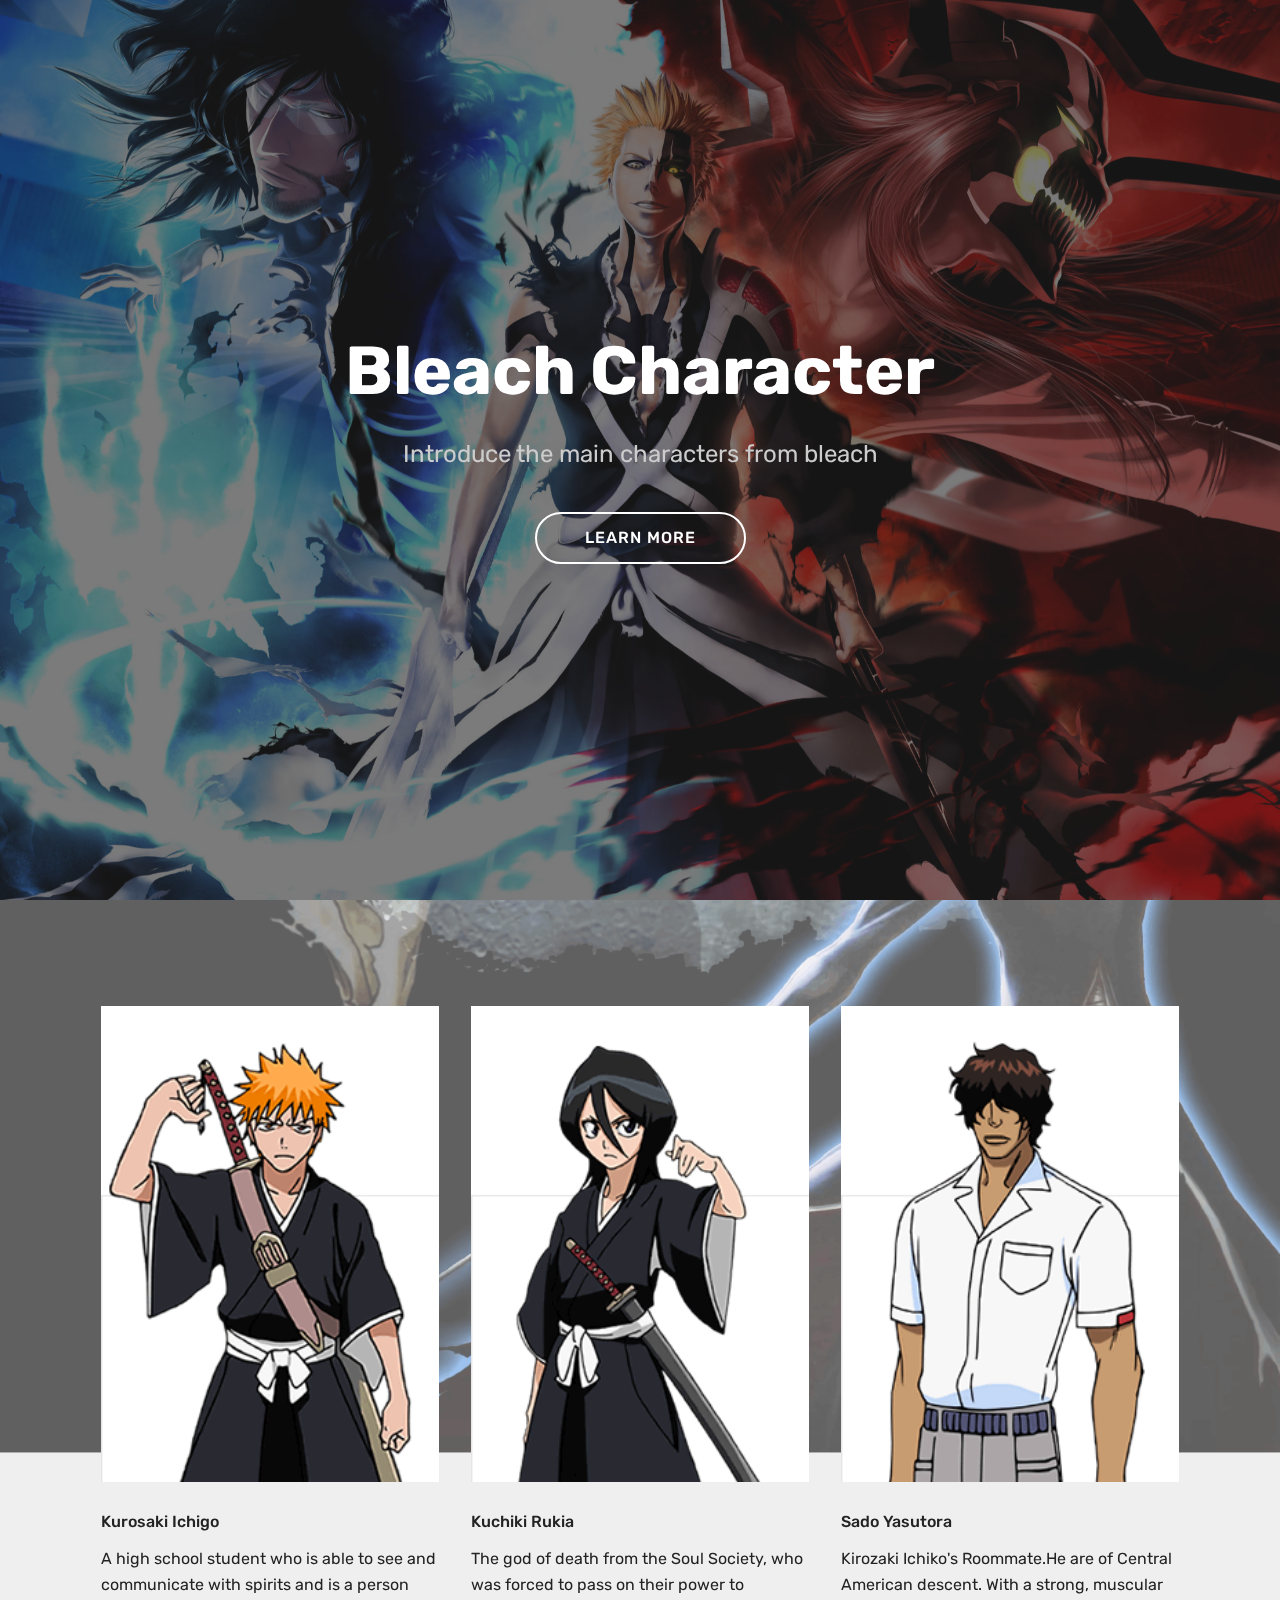
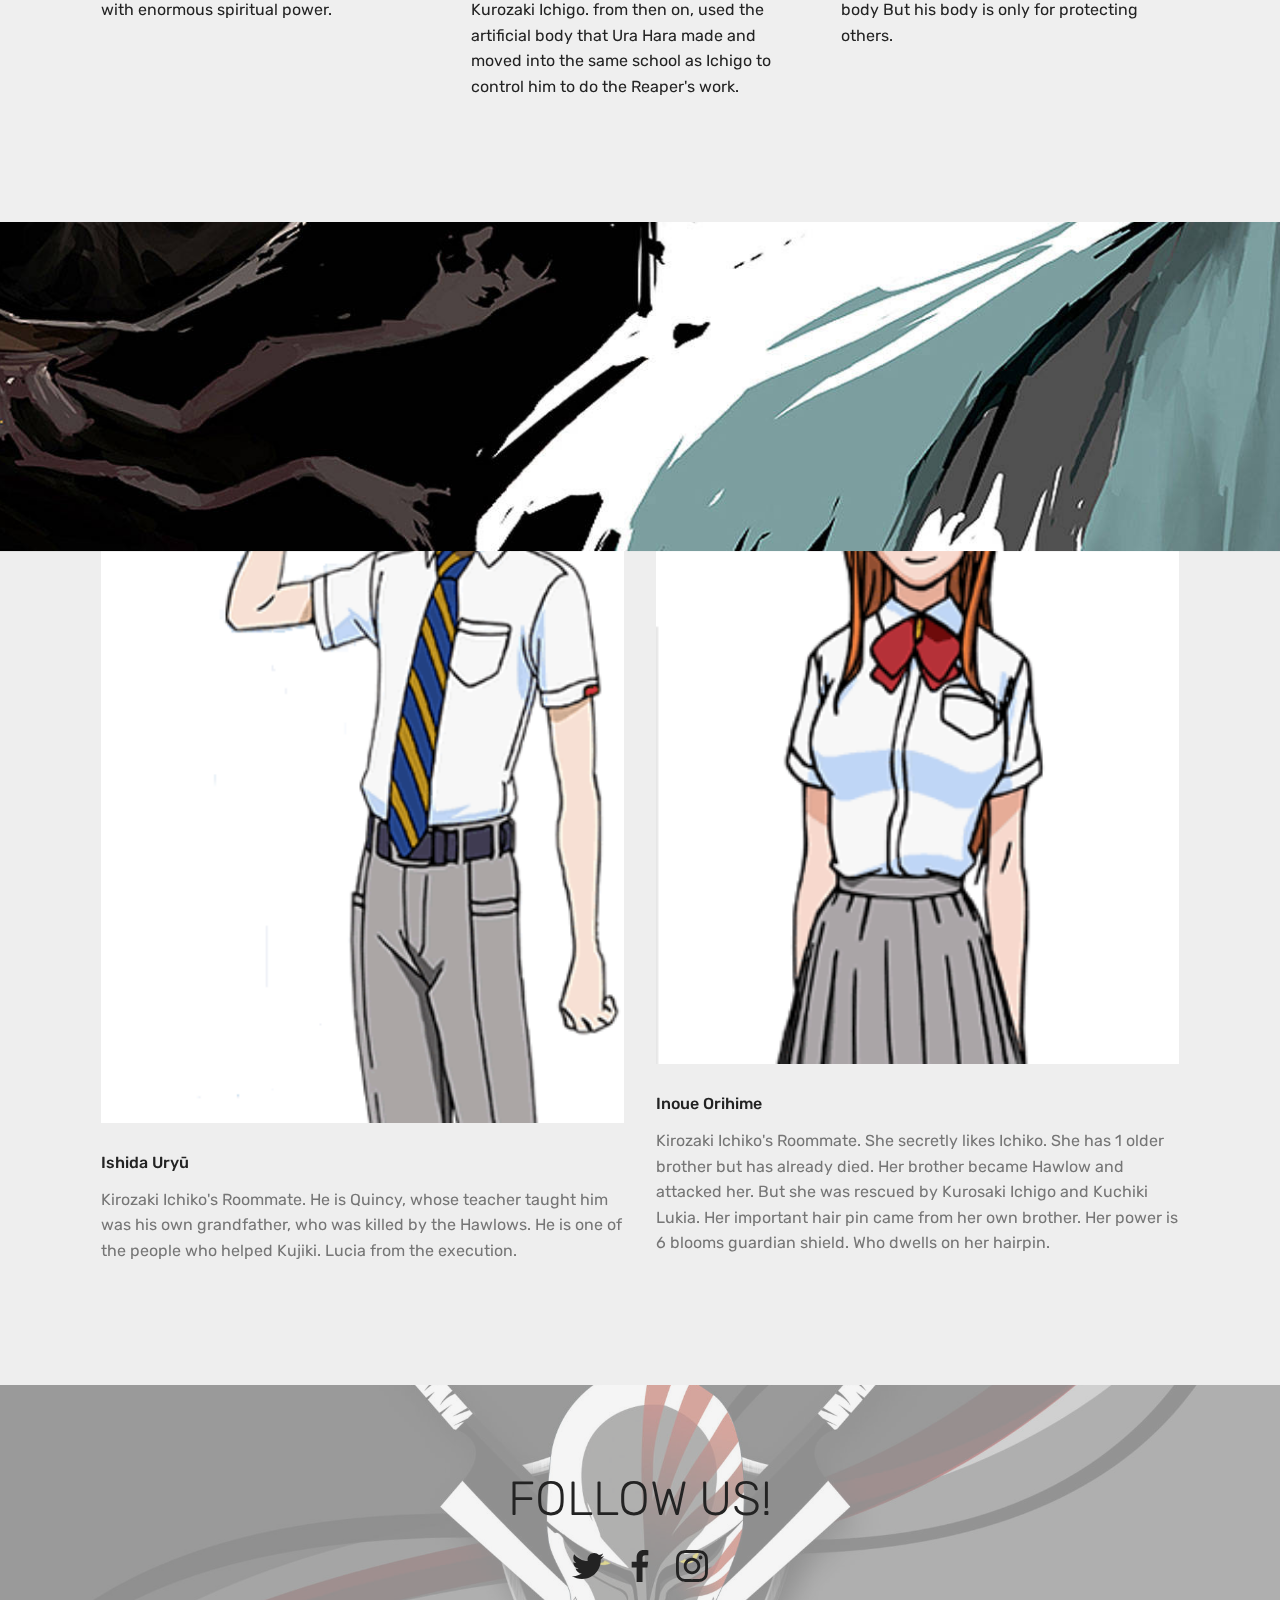
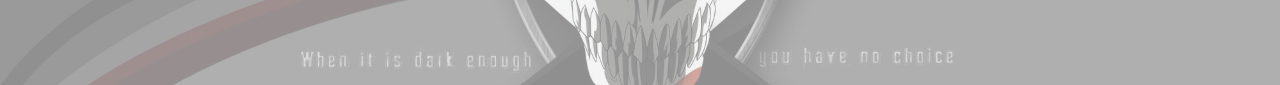
<file: index.html>
<!DOCTYPE html>
<html  >
<head>
  <!-- Site made with Mobirise Website Builder v4.11.6, https://mobirise.com -->
  <meta charset="UTF-8">
  <meta http-equiv="X-UA-Compatible" content="IE=edge">
  <meta name="generator" content="Mobirise v4.11.6, mobirise.com">
  <meta name="viewport" content="width=device-width, initial-scale=1, minimum-scale=1">
  <link rel="shortcut icon" href="assets/images/logo4.png" type="image/x-icon">
  <meta name="description" content="">
  
  <title>Home</title>
  <link rel="stylesheet" href="assets/bootstrap/css/bootstrap.min.css">
  <link rel="stylesheet" href="assets/bootstrap/css/bootstrap-grid.min.css">
  <link rel="stylesheet" href="assets/bootstrap/css/bootstrap-reboot.min.css">
  <link rel="stylesheet" href="assets/tether/tether.min.css">
  <link rel="stylesheet" href="assets/socicon/css/styles.css">
  <link rel="stylesheet" href="assets/theme/css/style.css">
  <link rel="preload" as="style" href="assets/mobirise/css/mbr-additional.css"><link rel="stylesheet" href="assets/mobirise/css/mbr-additional.css" type="text/css">
  
  
  
</head>
<body>
  <section class="header1 cid-rIKEtkNin0 mbr-fullscreen mbr-parallax-background" id="header16-3">

    

    <div class="mbr-overlay" style="opacity: 0.6; background-color: rgb(35, 35, 35);">
    </div>

    <div class="container">
        <div class="row justify-content-md-center">
            <div class="col-md-10 align-center">
                <h1 class="mbr-section-title mbr-bold pb-3 mbr-fonts-style display-1">Bleach Character</h1>
                
                <p class="mbr-text pb-3 mbr-fonts-style display-5">Introduce the main characters from bleach<br></p>
                <div class="mbr-section-btn"><a class="btn btn-md btn-white-outline display-4" href="https://mobirise.co">LEARN MORE</a></div>
            </div>
        </div>
    </div>

</section>

<section class="engine"><a href="https://mobirise.info/j">website templates</a></section><section class="features2 cid-rIKGSe1yN7 mbr-parallax-background" id="features2-5">

    

    <div class="mbr-overlay" style="opacity: 0.4; background-color: rgb(239, 239, 239);">
    </div>
    
    <div class="container">
        <div class="media-container-row">
            <div class="card p-3 col-12 col-md-6 col-lg-4">
                <div class="card-wrapper">
                    <div class="card-img">
                        <img src="assets/images/kurosaki-ichigo.gif" alt="Mobirise" title="">
                    </div>
                    <div class="card-box">
                        <h4 class="card-title pb-3 mbr-fonts-style display-7">Kurosaki Ichigo</h4>
                        <p class="mbr-text mbr-fonts-style display-7">A high school student who is able to see and communicate with spirits and is a person with enormous spiritual power.&nbsp;<br></p>
                    </div>
                </div>
            </div>

            <div class="card p-3 col-12 col-md-6 col-lg-4">
                <div class="card-wrapper">
                    <div class="card-img">
                        <img src="assets/images/kuchiki-rukia.gif" alt="Mobirise" title="">
                    </div>
                    <div class="card-box ">
                        <h4 class="card-title pb-3 mbr-fonts-style display-7">Kuchiki Rukia</h4>
                        <p class="mbr-text mbr-fonts-style display-7">The god of death from the Soul Society, who was forced to pass on their power to Kurozaki Ichigo. from then on, used the artificial body that Ura Hara made and moved into the same school as Ichigo to control him to do the Reaper's work.&nbsp;<br></p>
                    </div>
                </div>
            </div>

            <div class="card p-3 col-12 col-md-6 col-lg-4">
                <div class="card-wrapper">
                    <div class="card-img">
                        <img src="assets/images/sad-yasutora.gif" alt="Mobirise" title="">
                    </div>
                    <div class="card-box">
                        <h4 class="card-title pb-3 mbr-fonts-style display-7">Sado Yasutora</h4>
                        <p class="mbr-text mbr-fonts-style display-7">Kirozaki Ichiko's Roommate.He are of Central American descent. With a strong, muscular body But his body is only for protecting others.</p>
                    </div>
                </div>
            </div>

            
        </div>
    </div>
</section>

<section class="features2 cid-rIKJPqhq4T mbr-parallax-background" id="features2-7">

    

    <div class="mbr-overlay" style="opacity: 0.6; background-color: rgb(239, 239, 239);">
    </div>
    
    <div class="container">
        <div class="media-container-row">
            <div class="card p-3 col-12 col-md-6">
                <div class="card-wrapper">
                    <div class="card-img">
                        <img src="assets/images/ishida-uryu.gif" alt="Mobirise" title="">
                    </div>
                    <div class="card-box">
                        <h4 class="card-title pb-3 mbr-fonts-style display-7">Ishida Uryū</h4>
                        <p class="mbr-text mbr-fonts-style display-7">Kirozaki Ichiko's Roommate. He is Quincy, whose teacher taught him was his own grandfather, who was killed by the Hawlows. He is one of the people who helped Kujiki. Lucia from the execution.</p>
                    </div>
                </div>
            </div>

            <div class="card p-3 col-12 col-md-6">
                <div class="card-wrapper">
                    <div class="card-img">
                        <img src="assets/images/inoue-orihime.gif" alt="Mobirise" title="">
                    </div>
                    <div class="card-box ">
                        <h4 class="card-title pb-3 mbr-fonts-style display-7">Inoue Orihime</h4>
                        <p class="mbr-text mbr-fonts-style display-7">Kirozaki Ichiko's Roommate. She secretly likes Ichiko. She has 1 older brother but has already died. Her brother became Hawlow and attacked her. But she was rescued by Kurosaki Ichigo and Kuchiki Lukia. Her important hair pin came from her own brother. Her power is 6 blooms guardian shield. Who dwells on her hairpin.</p>
                    </div>
                </div>
            </div>

            

            
        </div>
    </div>
</section>

<section class="cid-rIKL52Vgps" id="social-buttons2-8">

    

    <div class="mbr-overlay" style="opacity: 0.6; background-color: rgb(239, 239, 239);">
    </div>

    <div class="container">
        <div class="media-container-row">
            <div class="col-md-8 align-center">
                <h2 class="pb-3 mbr-fonts-style display-2">
                    FOLLOW US!
                </h2>
                <div class="social-list pl-0 mb-0">
                    <a href="https://twitter.com/mobirise" target="_blank">
                        <span class="px-2 socicon-twitter socicon mbr-iconfont mbr-iconfont-social"></span>
                    </a>
                    <a href="https://www.facebook.com/pages/Mobirise/1616226671953247" target="_blank">
                        <span class="px-2 socicon-facebook socicon mbr-iconfont mbr-iconfont-social"></span>
                    </a>
                    <a href="https://instagram.com/mobirise" target="_blank">
                        <span class="px-2 socicon-instagram socicon mbr-iconfont mbr-iconfont-social"></span>
                    </a>
                    <a href="https://www.youtube.com/c/mobirise" target="_blank">
                        
                    </a>
                    <a href="https://www.behance.net/Mobirise" target="_blank">
                        
                    </a>
                </div>
            </div>
        </div>
    </div>
</section>


  <script src="assets/web/assets/jquery/jquery.min.js"></script>
  <script src="assets/popper/popper.min.js"></script>
  <script src="assets/bootstrap/js/bootstrap.min.js"></script>
  <script src="assets/tether/tether.min.js"></script>
  <script src="assets/smoothscroll/smooth-scroll.js"></script>
  <script src="assets/parallax/jarallax.min.js"></script>
  <script src="assets/sociallikes/social-likes.js"></script>
  <script src="assets/theme/js/script.js"></script>
  
  
</body>
</html>
</file>
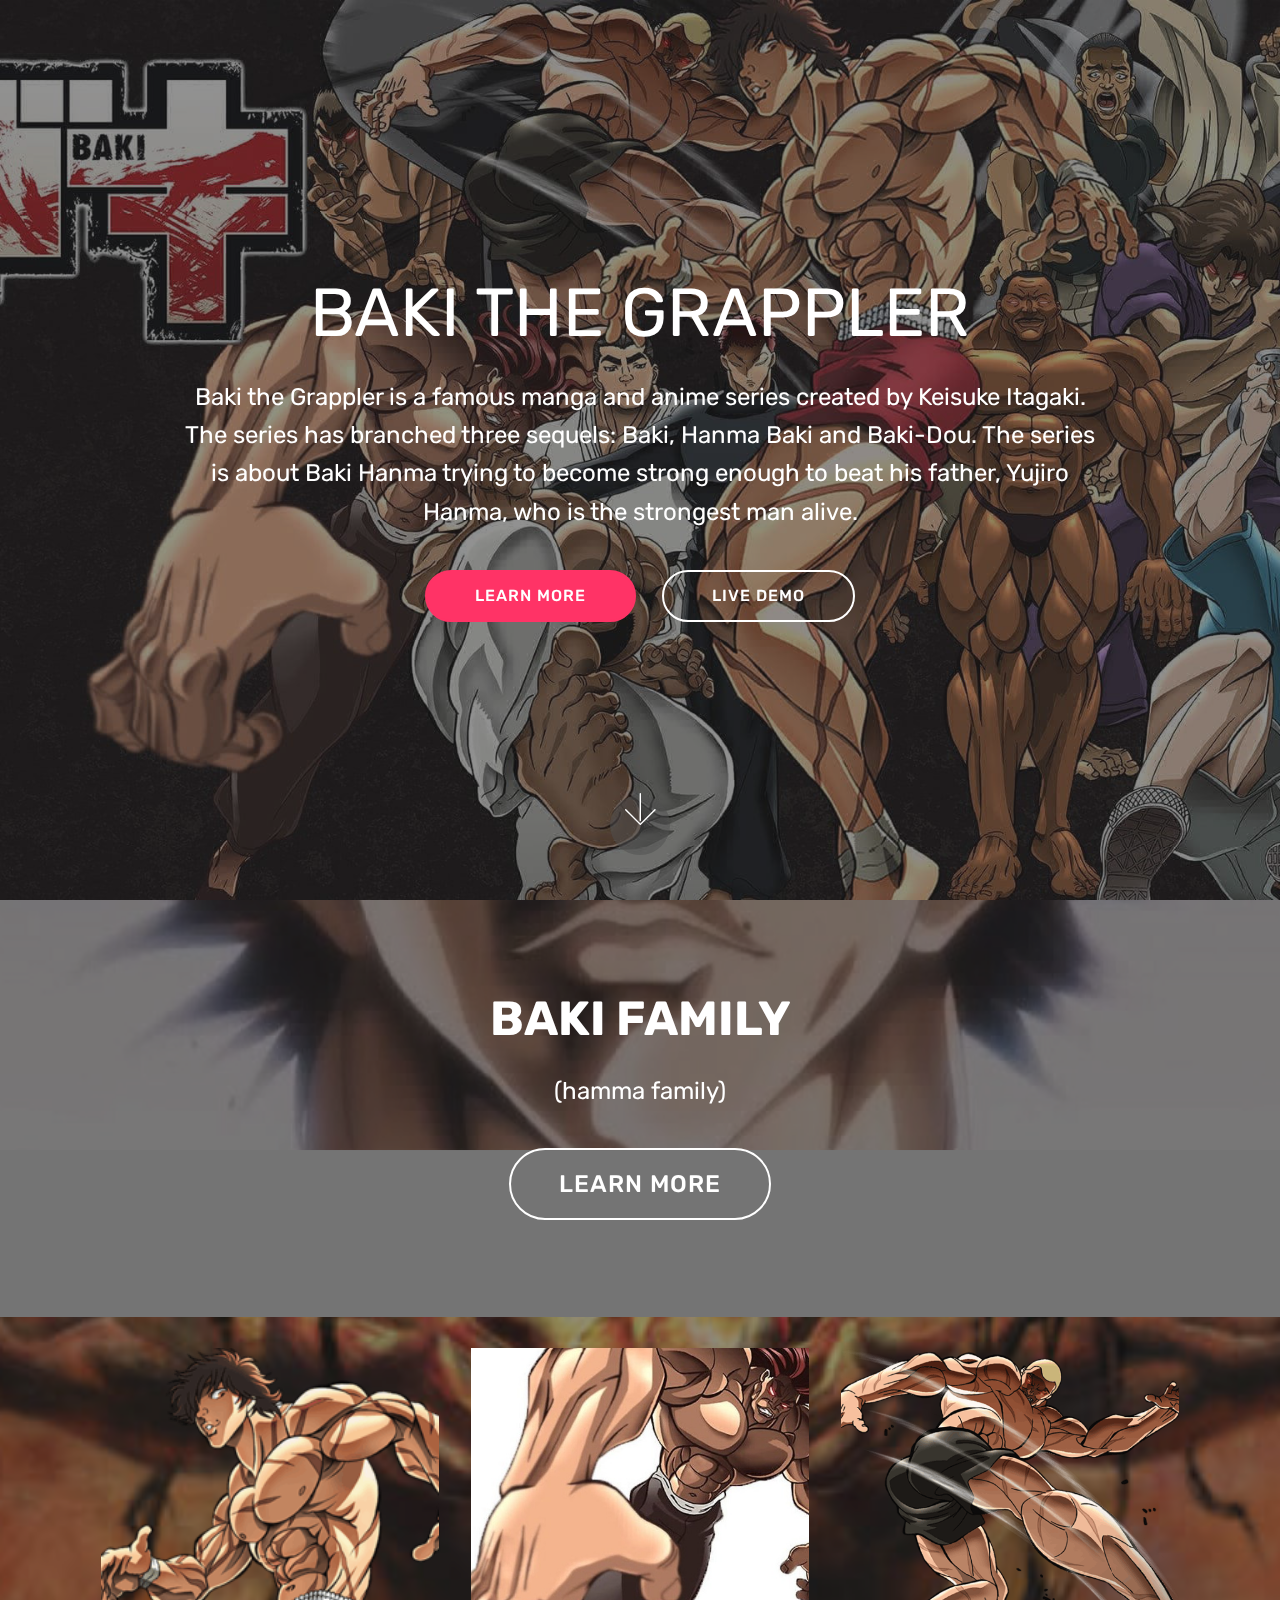
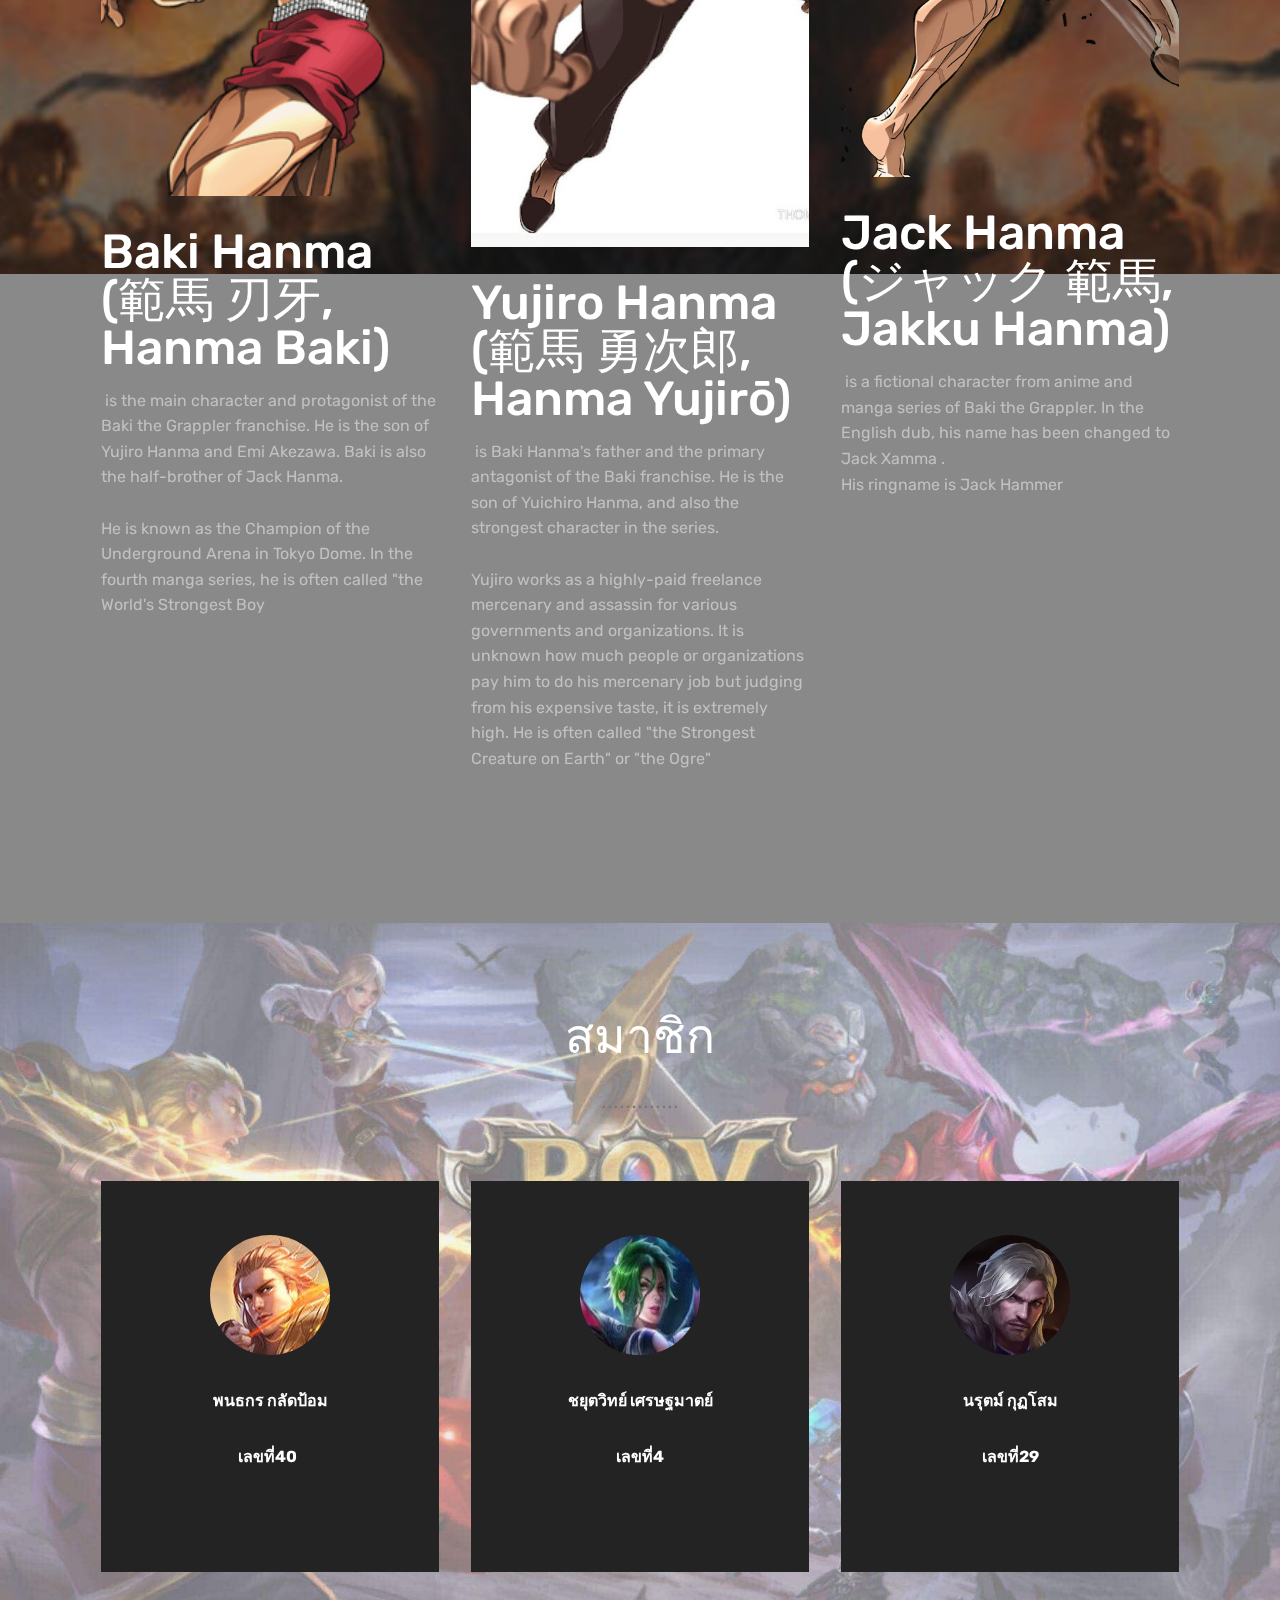
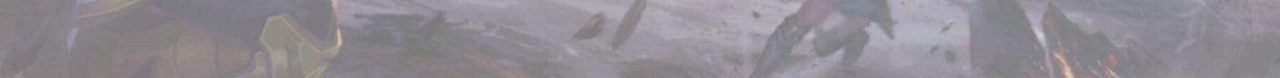
<file: page1.html>
<!DOCTYPE html>
<html  >
<head>
  <!-- Site made with Mobirise Website Builder v4.11.6, https://mobirise.com -->
  <meta charset="UTF-8">
  <meta http-equiv="X-UA-Compatible" content="IE=edge">
  <meta name="generator" content="Mobirise v4.11.6, mobirise.com">
  <meta name="viewport" content="width=device-width, initial-scale=1, minimum-scale=1">
  <link rel="shortcut icon" href="assets/images/logo4.png" type="image/x-icon">
  <meta name="description" content="Website Generator Description">
  
  <title>sss</title>
  <link rel="stylesheet" href="assets/web/assets/mobirise-icons/mobirise-icons.css">
  <link rel="stylesheet" href="assets/bootstrap/css/bootstrap.min.css">
  <link rel="stylesheet" href="assets/bootstrap/css/bootstrap-grid.min.css">
  <link rel="stylesheet" href="assets/bootstrap/css/bootstrap-reboot.min.css">
  <link rel="stylesheet" href="assets/tether/tether.min.css">
  <link rel="stylesheet" href="assets/theme/css/style.css">
  <link rel="preload" as="style" href="assets/mobirise/css/mbr-additional.css"><link rel="stylesheet" href="assets/mobirise/css/mbr-additional.css" type="text/css">
  
  
  
</head>
<body>
  <section class="cid-rIQN9QL7mY mbr-fullscreen mbr-parallax-background" id="header2-9">

    

    <div class="mbr-overlay" style="opacity: 0.5; background-color: rgb(35, 35, 35);"></div>

    <div class="container align-center">
        <div class="row justify-content-md-center">
            <div class="mbr-white col-md-10">
                <h1 class="mbr-section-title mbr-bold pb-3 mbr-fonts-style display-1"><span style="font-weight: normal;">BAKI THE GRAPPLER</span></h1>
                
                <p class="mbr-text pb-3 mbr-fonts-style display-5">
                    Baki the Grappler is a famous manga and anime series created by Keisuke Itagaki. The series has branched three sequels: Baki, Hanma Baki and Baki-Dou. The series is about Baki Hanma trying to become strong enough to beat his father, Yujiro Hanma, who is the strongest man alive.
                </p>
                <div class="mbr-section-btn">
                    <a class="btn btn-md btn-secondary display-4" href="https://mobirise.co">LEARN MORE</a>
                    <a class="btn btn-md btn-white-outline display-4" href="https://mobirise.co">LIVE DEMO</a>
                </div>
            </div>
        </div>
    </div>
    <div class="mbr-arrow hidden-sm-down" aria-hidden="true">
        <a href="#next">
            <i class="mbri-down mbr-iconfont"></i>
        </a>
    </div>
</section>

<section class="engine"><a href="https://mobirise.info/l">free site templates</a></section><section class="header1 cid-rIQYojFESz mbr-parallax-background" id="header16-m">

    

    <div class="mbr-overlay" style="opacity: 0.6; background-color: rgb(35, 35, 35);">
    </div>

    <div class="container">
        <div class="row justify-content-md-center">
            <div class="col-md-10 align-center">
                <h1 class="mbr-section-title mbr-bold pb-3 mbr-fonts-style display-2">BAKI FAMILY</h1>
                
                <p class="mbr-text pb-3 mbr-fonts-style display-5">(hamma family)</p>
                <div class="mbr-section-btn"><a class="btn btn-md btn-white-outline display-5" href="https://mobirise.co">LEARN MORE</a></div>
            </div>
        </div>
    </div>

</section>

<section class="features2 cid-rIQTJHne3p mbr-parallax-background" id="features2-e">

    

    <div class="mbr-overlay" style="opacity: 0.5; background-color: rgb(35, 35, 35);">
    </div>
    
    <div class="container">
        <div class="media-container-row">
            <div class="card p-3 col-12 col-md-6 col-lg-4">
                <div class="card-wrapper">
                    <div class="card-img">
                        <img src="assets/images/hee-8-300x563.png" alt="Mobirise" title="">
                    </div>
                    <div class="card-box">
                        <h4 class="card-title pb-3 mbr-fonts-style display-2">Baki Hanma (範馬 刃牙, Hanma Baki)</h4>
                        <p class="mbr-text mbr-fonts-style display-7">&nbsp;is the main character and protagonist of the Baki the Grappler franchise. He is the son of Yujiro Hanma and Emi Akezawa. Baki is also the half-brother of Jack Hanma.
<br>
<br>He is known as the Champion of the Underground Arena in Tokyo Dome. In the fourth manga series, he is often called "the World's Strongest Boy</p>
                    </div>
                </div>
            </div>

            <div class="card p-3 col-12 col-md-6 col-lg-4">
                <div class="card-wrapper">
                    <div class="card-img">
                        <img src="assets/images/flat750x075f-kiuy-676x901.jpeg" alt="Mobirise" title="">
                    </div>
                    <div class="card-box ">
                        <h4 class="card-title pb-3 mbr-fonts-style display-2">Yujiro Hanma (範馬 勇次郎, Hanma Yujirō)&nbsp;</h4>
                        <p class="mbr-text mbr-fonts-style display-7">&nbsp;is Baki Hanma's father and the primary antagonist of the Baki franchise. He is the son of Yuichiro Hanma, and also the strongest character in the series.
<br>
<br>Yujiro works as a highly-paid freelance mercenary and assassin for various governments and organizations. It is unknown how much people or organizations pay him to do his mercenary job but judging from his expensive taste, it is extremely high. He is often called "the Strongest Creature on Earth" or "the Ogre"&nbsp;</p>
                    </div>
                </div>
            </div>

            <div class="card p-3 col-12 col-md-6 col-lg-4">
                <div class="card-wrapper">
                    <div class="card-img">
                        <img src="assets/images/kuysus-1-676x717.png" alt="Mobirise" title="">
                    </div>
                    <div class="card-box">
                        <h4 class="card-title pb-3 mbr-fonts-style display-2">Jack Hanma (ジャック 範馬, Jakku Hanma)</h4>
                        <p class="mbr-text mbr-fonts-style display-7">&nbsp;is a fictional character from anime and manga series of Baki the Grappler. In the English dub, his name has been changed to Jack Xamma .
<br>His ringname is Jack Hammer</p>
                    </div>
                </div>
            </div>

            
        </div>
    </div>
</section>

<section class="testimonials1 cid-rIR0srjhDK" id="testimonials1-n">

    

    <div class="mbr-overlay" style="opacity: 0.5; background-color: rgb(239, 239, 239);">
    </div>
    <div class="container">
        <div class="media-container-row">
            <div class="title col-12 align-center">
                <h2 class="pb-3 mbr-fonts-style display-2">สมาชิก</h2>
                <h3 class="mbr-section-subtitle mbr-light pb-3 mbr-fonts-style display-5">.............</h3>
            </div>
        </div>
    </div>

    <div class="container pt-3 mt-2">
        <div class="media-container-row">
            <div class="mbr-testimonial p-3 align-center col-12 col-md-6 col-lg-4">
                <div class="panel-item p-3">
                    <div class="card-block">
                        <div class="testimonial-photo">
                            <img src="assets/images/yorn-185x254.jpeg" alt="" title="">
                        </div>
                        <p class="mbr-text mbr-fonts-style display-7"><strong>พนธกร กลัดป้อม</strong></p>
                    </div>
                    <div class="card-footer">
                        <div class="mbr-author-name mbr-bold mbr-fonts-style display-7">
                             เลขที่40 &nbsp;</div>
                        <small class="mbr-author-desc mbr-italic mbr-light mbr-fonts-style display-7"><strong>
                               </strong><br><br></small>
                    </div>
                </div>
            </div>

            <div class="mbr-testimonial p-3 align-center col-12 col-md-6 col-lg-4">
                <div class="panel-item p-3">
                    <div class="card-block">
                        <div class="testimonial-photo">
                            <img src="assets/images/vkv5cvgz-400x400-2-240x240.jpeg" alt="" title="">
                        </div>
                        <p class="mbr-text mbr-fonts-style display-7"><strong>ชยุตวิทย์ เศรษฐมาตย์</strong></p>
                    </div>
                    <div class="card-footer">
                        <div class="mbr-author-name mbr-bold mbr-fonts-style display-7">
                             เลขที่4</div>
                        <small class="mbr-author-desc mbr-italic mbr-light mbr-fonts-style display-7"><br><br></small>
                    </div>
                </div>
            </div>

            <div class="mbr-testimonial p-3 align-center col-12 col-md-6 col-lg-4">
                <div class="panel-item p-3">
                    <div class="card-block">
                        <div class="testimonial-photo">
                            <img src="assets/images/riktor-rov.webp" alt="" title="">
                        </div>
                        <p class="mbr-text mbr-fonts-style display-7"><strong>
                           นรุตม์ กุฏโสม</strong></p>
                    </div>
                    <div class="card-footer">
                        <div class="mbr-author-name mbr-bold mbr-fonts-style display-7">เลขที่29</div>
                        <small class="mbr-author-desc mbr-italic mbr-light mbr-fonts-style display-7"><br><br></small>
                    </div>
                </div>
            </div>

            

            

            
        </div>
    </div>   
</section>


  <script src="assets/web/assets/jquery/jquery.min.js"></script>
  <script src="assets/popper/popper.min.js"></script>
  <script src="assets/bootstrap/js/bootstrap.min.js"></script>
  <script src="assets/tether/tether.min.js"></script>
  <script src="assets/smoothscroll/smooth-scroll.js"></script>
  <script src="assets/parallax/jarallax.min.js"></script>
  <script src="assets/theme/js/script.js"></script>
  
  
</body>
</html>
</file>
<file: assets/socicon/css/styles.css>
@charset "UTF-8";

@font-face {
  font-family: "socicon";
  src:url("../fonts/socicon.eot");
  src:url("../fonts/socicon.eot?#iefix") format("embedded-opentype"),
    url("../fonts/socicon.woff") format("woff"),
    url("../fonts/socicon.ttf") format("truetype"),
    url("../fonts/socicon.svg#socicon") format("svg");
  font-weight: normal;
  font-style: normal;
  font-display:swap;
}

[data-icon]:before {
  font-family: "socicon" !important;
  content: attr(data-icon);
  font-style: normal !important;
  font-weight: normal !important;
  font-variant: normal !important;
  text-transform: none !important;
  speak: none;
  line-height: 1;
  -webkit-font-smoothing: antialiased;
  -moz-osx-font-smoothing: grayscale;
}

[class^="socicon-"]:before,
[class*=" socicon-"]:before {
  font-family: "socicon" !important;
  font-style: normal !important;
  font-weight: normal !important;
  font-variant: normal !important;
  text-transform: none !important;
  speak: none;
  line-height: 1;
  -webkit-font-smoothing: antialiased;
  -moz-osx-font-smoothing: grayscale;
}

.socicon-modelmayhem:before {
  content: "\e000";
}
.socicon-mixcloud:before {
  content: "\e001";
}
.socicon-drupal:before {
  content: "\e002";
}
.socicon-swarm:before {
  content: "\e003";
}
.socicon-istock:before {
  content: "\e004";
}
.socicon-yammer:before {
  content: "\e005";
}
.socicon-ello:before {
  content: "\e006";
}
.socicon-stackoverflow:before {
  content: "\e007";
}
.socicon-persona:before {
  content: "\e008";
}
.socicon-triplej:before {
  content: "\e009";
}
.socicon-houzz:before {
  content: "\e00a";
}
.socicon-rss:before {
  content: "\e00b";
}
.socicon-paypal:before {
  content: "\e00c";
}
.socicon-odnoklassniki:before {
  content: "\e00d";
}
.socicon-airbnb:before {
  content: "\e00e";
}
.socicon-periscope:before {
  content: "\e00f";
}
.socicon-outlook:before {
  content: "\e010";
}
.socicon-coderwall:before {
  content: "\e011";
}
.socicon-tripadvisor:before {
  content: "\e012";
}
.socicon-appnet:before {
  content: "\e013";
}
.socicon-goodreads:before {
  content: "\e014";
}
.socicon-tripit:before {
  content: "\e015";
}
.socicon-lanyrd:before {
  content: "\e016";
}
.socicon-slideshare:before {
  content: "\e017";
}
.socicon-buffer:before {
  content: "\e018";
}
.socicon-disqus:before {
  content: "\e019";
}
.socicon-vkontakte:before {
  content: "\e01a";
}
.socicon-whatsapp:before {
  content: "\e01b";
}
.socicon-patreon:before {
  content: "\e01c";
}
.socicon-storehouse:before {
  content: "\e01d";
}
.socicon-pocket:before {
  content: "\e01e";
}
.socicon-mail:before {
  content: "\e01f";
}
.socicon-blogger:before {
  content: "\e020";
}
.socicon-technorati:before {
  content: "\e021";
}
.socicon-reddit:before {
  content: "\e022";
}
.socicon-dribbble:before {
  content: "\e023";
}
.socicon-stumbleupon:before {
  content: "\e024";
}
.socicon-digg:before {
  content: "\e025";
}
.socicon-envato:before {
  content: "\e026";
}
.socicon-behance:before {
  content: "\e027";
}
.socicon-delicious:before {
  content: "\e028";
}
.socicon-deviantart:before {
  content: "\e029";
}
.socicon-forrst:before {
  content: "\e02a";
}
.socicon-play:before {
  content: "\e02b";
}
.socicon-zerply:before {
  content: "\e02c";
}
.socicon-wikipedia:before {
  content: "\e02d";
}
.socicon-apple:before {
  content: "\e02e";
}
.socicon-flattr:before {
  content: "\e02f";
}
.socicon-github:before {
  content: "\e030";
}
.socicon-renren:before {
  content: "\e031";
}
.socicon-friendfeed:before {
  content: "\e032";
}
.socicon-newsvine:before {
  content: "\e033";
}
.socicon-identica:before {
  content: "\e034";
}
.socicon-bebo:before {
  content: "\e035";
}
.socicon-zynga:before {
  content: "\e036";
}
.socicon-steam:before {
  content: "\e037";
}
.socicon-xbox:before {
  content: "\e038";
}
.socicon-windows:before {
  content: "\e039";
}
.socicon-qq:before {
  content: "\e03a";
}
.socicon-douban:before {
  content: "\e03b";
}
.socicon-meetup:before {
  content: "\e03c";
}
.socicon-playstation:before {
  content: "\e03d";
}
.socicon-android:before {
  content: "\e03e";
}
.socicon-snapchat:before {
  content: "\e03f";
}
.socicon-twitter:before {
  content: "\e040";
}
.socicon-facebook:before {
  content: "\e041";
}
.socicon-googleplus:before {
  content: "\e042";
}
.socicon-pinterest:before {
  content: "\e043";
}
.socicon-foursquare:before {
  content: "\e044";
}
.socicon-yahoo:before {
  content: "\e045";
}
.socicon-skype:before {
  content: "\e046";
}
.socicon-yelp:before {
  content: "\e047";
}
.socicon-feedburner:before {
  content: "\e048";
}
.socicon-linkedin:before {
  content: "\e049";
}
.socicon-viadeo:before {
  content: "\e04a";
}
.socicon-xing:before {
  content: "\e04b";
}
.socicon-myspace:before {
  content: "\e04c";
}
.socicon-soundcloud:before {
  content: "\e04d";
}
.socicon-spotify:before {
  content: "\e04e";
}
.socicon-grooveshark:before {
  content: "\e04f";
}
.socicon-lastfm:before {
  content: "\e050";
}
.socicon-youtube:before {
  content: "\e051";
}
.socicon-vimeo:before {
  content: "\e052";
}
.socicon-dailymotion:before {
  content: "\e053";
}
.socicon-vine:before {
  content: "\e054";
}
.socicon-flickr:before {
  content: "\e055";
}
.socicon-500px:before {
  content: "\e056";
}
.socicon-wordpress:before {
  content: "\e058";
}
.socicon-tumblr:before {
  content: "\e059";
}
.socicon-twitch:before {
  content: "\e05a";
}
.socicon-8tracks:before {
  content: "\e05b";
}
.socicon-amazon:before {
  content: "\e05c";
}
.socicon-icq:before {
  content: "\e05d";
}
.socicon-smugmug:before {
  content: "\e05e";
}
.socicon-ravelry:before {
  content: "\e05f";
}
.socicon-weibo:before {
  content: "\e060";
}
.socicon-baidu:before {
  content: "\e061";
}
.socicon-angellist:before {
  content: "\e062";
}
.socicon-ebay:before {
  content: "\e063";
}
.socicon-imdb:before {
  content: "\e064";
}
.socicon-stayfriends:before {
  content: "\e065";
}
.socicon-residentadvisor:before {
  content: "\e066";
}
.socicon-google:before {
  content: "\e067";
}
.socicon-yandex:before {
  content: "\e068";
}
.socicon-sharethis:before {
  content: "\e069";
}
.socicon-bandcamp:before {
  content: "\e06a";
}
.socicon-itunes:before {
  content: "\e06b";
}
.socicon-deezer:before {
  content: "\e06c";
}
.socicon-telegram:before {
  content: "\e06e";
}
.socicon-openid:before {
  content: "\e06f";
}
.socicon-amplement:before {
  content: "\e070";
}
.socicon-viber:before {
  content: "\e071";
}
.socicon-zomato:before {
  content: "\e072";
}
.socicon-draugiem:before {
  content: "\e074";
}
.socicon-endomodo:before {
  content: "\e075";
}
.socicon-filmweb:before {
  content: "\e076";
}
.socicon-stackexchange:before {
  content: "\e077";
}
.socicon-wykop:before {
  content: "\e078";
}
.socicon-teamspeak:before {
  content: "\e079";
}
.socicon-teamviewer:before {
  content: "\e07a";
}
.socicon-ventrilo:before {
  content: "\e07b";
}
.socicon-younow:before {
  content: "\e07c";
}
.socicon-raidcall:before {
  content: "\e07d";
}
.socicon-mumble:before {
  content: "\e07e";
}
.socicon-medium:before {
  content: "\e06d";
}
.socicon-bebee:before {
  content: "\e07f";
}
.socicon-hitbox:before {
  content: "\e080";
}
.socicon-reverbnation:before {
  content: "\e081";
}
.socicon-formulr:before {
  content: "\e082";
}
.socicon-instagram:before {
  content: "\e057";
}
.socicon-battlenet:before {
  content: "\e083";
}
.socicon-chrome:before {
  content: "\e084";
}
.socicon-discord:before {
  content: "\e086";
}
.socicon-issuu:before {
  content: "\e087";
}
.socicon-macos:before {
  content: "\e088";
}
.socicon-firefox:before {
  content: "\e089";
}
.socicon-opera:before {
  content: "\e08d";
}
.socicon-keybase:before {
  content: "\e090";
}
.socicon-alliance:before {
  content: "\e091";
}
.socicon-livejournal:before {
  content: "\e092";
}
.socicon-googlephotos:before {
  content: "\e093";
}
.socicon-horde:before {
  content: "\e094";
}
.socicon-etsy:before {
  content: "\e095";
}
.socicon-zapier:before {
  content: "\e096";
}
.socicon-google-scholar:before {
  content: "\e097";
}
.socicon-researchgate:before {
  content: "\e098";
}
.socicon-wechat:before {
  content: "\e099";
}
.socicon-strava:before {
  content: "\e09a";
}
.socicon-line:before {
  content: "\e09b";
}
.socicon-lyft:before {
  content: "\e09c";
}
.socicon-uber:before {
  content: "\e09d";
}
.socicon-songkick:before {
  content: "\e09e";
}
.socicon-viewbug:before {
  content: "\e09f";
}
.socicon-googlegroups:before {
  content: "\e0a0";
}
.socicon-quora:before {
  content: "\e073";
}
.socicon-diablo:before {
  content: "\e085";
}
.socicon-blizzard:before {
  content: "\e0a1";
}
.socicon-hearthstone:before {
  content: "\e08b";
}
.socicon-heroes:before {
  content: "\e08a";
}
.socicon-overwatch:before {
  content: "\e08c";
}
.socicon-warcraft:before {
  content: "\e08e";
}
.socicon-starcraft:before {
  content: "\e08f";
}
.socicon-beam:before {
  content: "\e0a2";
}
.socicon-curse:before {
  content: "\e0a3";
}
.socicon-player:before {
  content: "\e0a4";
}
.socicon-streamjar:before {
  content: "\e0a5";
}
.socicon-nintendo:before {
  content: "\e0a6";
}
.socicon-hellocoton:before {
  content: "\e0a7";
}
</file>
<file: assets/theme/css/style.css>
/*!
 * Mobirise v4 theme (https://mobirise.com/)
 * Copyright 2017 Mobirise
 */
section {
  background-color: #eeeeee; }

body {
  font-style: normal;
  line-height: 1.5; }

section,
.container,
.container-fluid {
  position: relative;
  word-wrap: break-word; }

a.mbr-iconfont:hover {
  text-decoration: none; }

.article .lead p,
.article .lead ul,
.article .lead ol,
.article .lead pre,
.article .lead blockquote {
  margin-bottom: 0; }

ul,
ol,
pre,
blockquote {
  margin-bottom: 2.3125rem; }

pre {
  background: #f4f4f4;
  padding: 10px 24px;
  white-space: pre-wrap; }

.inactive {
  -webkit-user-select: none;
  -moz-user-select: none;
  -ms-user-select: none;
  user-select: none;
  pointer-events: none;
  -webkit-user-drag: none;
  user-drag: none; }

.mbr-section__comments .row {
  justify-content: center;
  -webkit-justify-content: center; }

a {
  font-style: normal;
  font-weight: 400;
  cursor: pointer; }
  a, a:hover {
    text-decoration: none; }

figure {
  margin-bottom: 0; }

body {
  color: #232323; }

h1,
h2,
h3,
h4,
h5,
h6,
.h1,
.h2,
.h3,
.h4,
.h5,
.h6,
.display-1,
.display-2,
.display-3,
.display-4 {
  line-height: 1;
  word-break: break-word;
  word-wrap: break-word; }

.mbr-section-title {
  font-style: normal;
  line-height: 1.2; }

.mbr-section-subtitle {
  line-height: 1.3; }

.mbr-text {
  font-style: normal;
  line-height: 1.6; }

b,
strong {
  font-weight: bold; }

blockquote {
  padding: 10px 0 10px 20px;
  position: relative;
  border-left: 2px solid;
  border-color: #ff3366; }

input:-webkit-autofill, input:-webkit-autofill:hover, input:-webkit-autofill:focus, input:-webkit-autofill:active {
  transition-delay: 9999s;
  transition-property: background-color, color; }

textarea[type='hidden'] {
  display: none; }

body {
  position: relative; }

section {
  background-position: 50% 50%;
  background-repeat: no-repeat;
  background-size: cover; }
  section .mbr-background-video,
  section .mbr-background-video-preview {
    position: absolute;
    bottom: 0;
    left: 0;
    right: 0;
    top: 0; }

.hidden {
  visibility: hidden; }

.mbr-z-index20 {
  z-index: 20; }

/*! Base colors */
.mbr-white {
  color: #ffffff; }

.mbr-black {
  color: #000000; }

.mbr-bg-white {
  background-color: #ffffff; }

.mbr-bg-black {
  background-color: #000000; }

/*! Text-aligns */
.align-left {
  text-align: left; }

.align-center {
  text-align: center; }

.align-right {
  text-align: right; }

@media (max-width: 767px) {
  .align-left,
  .align-center,
  .align-right,
  .mbr-section-btn,
  .mbr-section-title {
    text-align: center; } }
/*! Font-weight  */
.mbr-light {
  font-weight: 300; }

.mbr-regular {
  font-weight: 400; }

.mbr-semibold {
  font-weight: 500; }

.mbr-bold {
  font-weight: 700; }

/*! Media  */
.media-size-item {
  -webkit-flex: 1 1 auto;
  -moz-flex: 1 1 auto;
  -ms-flex: 1 1 auto;
  -o-flex: 1 1 auto;
  flex: 1 1 auto; }

.media-content {
  -webkit-flex-basis: 100%;
  flex-basis: 100%; }

.media-container-row {
  display: -ms-flexbox;
  display: -webkit-flex;
  display: flex;
  -webkit-flex-direction: row;
  -ms-flex-direction: row;
  flex-direction: row;
  -webkit-flex-wrap: wrap;
  -ms-flex-wrap: wrap;
  flex-wrap: wrap;
  -webkit-justify-content: center;
  -ms-flex-pack: center;
  justify-content: center;
  -webkit-align-content: center;
  -ms-flex-line-pack: center;
  align-content: center;
  -webkit-align-items: start;
  -ms-flex-align: start;
  align-items: start; }
  .media-container-row .media-size-item {
    width: 400px; }

.media-container-column {
  display: -ms-flexbox;
  display: -webkit-flex;
  display: flex;
  -webkit-flex-direction: column;
  -ms-flex-direction: column;
  flex-direction: column;
  -webkit-flex-wrap: wrap;
  -ms-flex-wrap: wrap;
  flex-wrap: wrap;
  -webkit-justify-content: center;
  -ms-flex-pack: center;
  justify-content: center;
  -webkit-align-content: center;
  -ms-flex-line-pack: center;
  align-content: center;
  -webkit-align-items: stretch;
  -ms-flex-align: stretch;
  align-items: stretch; }
  .media-container-column > * {
    width: 100%; }

@media (min-width: 992px) {
  .media-container-row {
    -webkit-flex-wrap: nowrap;
    -ms-flex-wrap: nowrap;
    flex-wrap: nowrap; } }
figure {
  overflow: hidden; }

figure[mbr-media-size] {
  transition: width 0.1s; }

.mbr-figure img,
.mbr-figure iframe {
  display: block;
  width: 100%; }

.card {
  background-color: transparent;
  border: none; }

.card-box {
  width: 100%; }

.card-img {
  text-align: center;
  flex-shrink: 0;
  -webkit-flex-shrink: 0; }

.media {
  max-width: 100%;
  margin: 0 auto; }

.mbr-figure {
  -ms-flex-item-align: center;
  -ms-grid-row-align: center;
  -webkit-align-self: center;
  align-self: center; }

.media-container > div {
  max-width: 100%; }

.mbr-figure img,
.card-img img {
  width: 100%; }

@media (max-width: 991px) {
  .media-size-item {
    width: auto !important; }

  .media {
    width: auto; }

  .mbr-figure {
    width: 100% !important; } }
/*! Buttons */
.btn {
  font-weight: 500;
  border-width: 2px;
  font-style: normal;
  letter-spacing: 1px;
  margin: .4rem .8rem;
  white-space: normal;
  -webkit-transition: all .3s ease-in-out;
  -moz-transition: all .3s ease-in-out;
  transition: all .3s ease-in-out;
  display: inline-flex;
  align-items: center;
  justify-content: center;
  word-break: break-word;
  -webkit-align-items: center;
  -webkit-justify-content: center;
  display: -webkit-inline-flex; }

.btn-sm {
  font-weight: 500;
  letter-spacing: 1px;
  -webkit-transition: all .3s ease-in-out;
  -moz-transition: all .3s ease-in-out;
  transition: all .3s ease-in-out; }

.btn-md {
  font-weight: 500;
  letter-spacing: 1px;
  margin: .4rem .8rem !important;
  -webkit-transition: all .3s ease-in-out;
  -moz-transition: all .3s ease-in-out;
  transition: all .3s ease-in-out; }

.btn-lg {
  font-weight: 500;
  letter-spacing: 1px;
  margin: .4rem .8rem !important;
  -webkit-transition: all .3s ease-in-out;
  -moz-transition: all .3s ease-in-out;
  transition: all .3s ease-in-out; }

.mbr-section-btn {
  margin-left: -0.25rem;
  margin-right: -0.25rem;
  font-size: 0; }

nav .mbr-section-btn {
  margin-left: 0rem;
  margin-right: 0rem; }

.btn-form {
  border-radius: 0; }
  .btn-form:hover {
    cursor: pointer; }

/*! Btn icon margin */
.btn .mbr-iconfont,
.btn.btn-sm .mbr-iconfont {
  cursor: pointer;
  margin-right: 0.5rem; }

.btn.btn-md .mbr-iconfont,
.btn.btn-md .mbr-iconfont {
  margin-right: 0.8rem; }

.mbr-regular {
  font-weight: 400; }

.mbr-semibold {
  font-weight: 500; }

.mbr-bold {
  font-weight: 700; }

[type='submit'] {
  -webkit-appearance: none; }

/*! Full-screen */
.mbr-fullscreen .mbr-overlay {
  min-height: 100vh; }

.mbr-fullscreen {
  display: flex;
  display: -webkit-flex;
  display: -moz-flex;
  display: -ms-flex;
  display: -o-flex;
  align-items: center;
  -webkit-align-items: center;
  min-height: 100vh;
  padding-top: 3rem;
  padding-bottom: 3rem; }

/*! Map */
.map {
  height: 25rem;
  position: relative; }
  .map iframe {
    width: 100%;
    height: 100%; }

.mbr-overlay {
  background-color: #000;
  bottom: 0;
  left: 0;
  opacity: .5;
  position: absolute;
  right: 0;
  top: 0;
  z-index: 0;
  pointer-events: none; }

/* Form */
blockquote {
  font-style: italic;
  padding: 10px 0 10px 20px;
  font-size: 1.09rem;
  position: relative;
  border-width: 3px; }

.form-control {
  background-color: #f5f5f5;
  box-shadow: none;
  color: #565656;
  line-height: 1.43;
  min-height: 3.5em;
  padding: 1.07em .5em; }
  .form-control, .form-control:focus {
    border: 1px solid #e8e8e8; }
  .form-active .form-control:invalid {
    border-color: red; }

.form-control-label {
  position: relative;
  cursor: pointer;
  margin-bottom: .357em;
  padding: 0; }

.alert {
  color: #ffffff;
  border-radius: 0;
  border: 0;
  font-size: .875rem;
  line-height: 1.5;
  margin-bottom: 1.875rem;
  padding: 1.25rem;
  position: relative; }
  .alert.alert-form::after {
    background-color: inherit;
    bottom: -7px;
    content: "";
    display: block;
    height: 14px;
    left: 50%;
    margin-left: -7px;
    position: absolute;
    transform: rotate(45deg);
    width: 14px;
    -webkit-transform: rotate(45deg); }

.form-asterisk {
  font-family: initial;
  position: absolute;
  top: -2px;
  font-weight: normal; }

/*! Scroll to top arrow */
#scrollToTop a i:before {
  content: '';
  position: absolute;
  height: 40%;
  top: 25%;
  background: #fff;
  width: 2px;
  left: calc(50% - 1px); }
#scrollToTop a i:after {
  content: '';
  position: absolute;
  display: block;
  border-top: 2px solid #fff;
  border-right: 2px solid #fff;
  width: 40%;
  height: 40%;
  left: 30%;
  bottom: 30%;
  transform: rotate(135deg);
  -webkit-transform: rotate(135deg); }

.mbr-arrow-up {
  bottom: 25px;
  right: 90px;
  position: fixed;
  text-align: right;
  z-index: 5000;
  color: #ffffff;
  font-size: 32px;
  transform: rotate(180deg);
  -webkit-transform: rotate(180deg); }

.mbr-arrow-up a {
  background: rgba(0, 0, 0, 0.2);
  border-radius: 3px;
  color: #fff;
  display: inline-block;
  height: 60px;
  width: 60px;
  outline-style: none !important;
  position: relative;
  text-decoration: none;
  transition: all 0.3s ease-in-out;
  cursor: pointer;
  text-align: center; }
  .mbr-arrow-up a:hover {
    background-color: rgba(0, 0, 0, 0.4); }
  .mbr-arrow-up a i {
    line-height: 60px; }

.mbr-arrow-up-icon {
  display: block;
  color: #fff; }

.mbr-arrow-up-icon::before {
  content: '\203a';
  display: inline-block;
  font-family: serif;
  font-size: 32px;
  line-height: 1;
  font-style: normal;
  position: relative;
  top: 6px;
  left: -4px;
  -webkit-transform: rotate(-90deg);
  transform: rotate(-90deg); }

/*! Arrow Down */
.mbr-arrow {
  position: absolute;
  bottom: 45px;
  left: 50%;
  width: 60px;
  height: 60px;
  cursor: pointer;
  background-color: rgba(80, 80, 80, 0.5);
  border-radius: 50%;
  -webkit-transform: translateX(-50%);
  transform: translateX(-50%); }
  .mbr-arrow > a {
    display: inline-block;
    text-decoration: none;
    outline-style: none;
    -webkit-animation: arrowdown 1.7s ease-in-out infinite;
    animation: arrowdown 1.7s ease-in-out infinite; }
    .mbr-arrow > a > i {
      position: absolute;
      top: -2px;
      left: 15px;
      font-size: 2rem; }

@keyframes arrowdown {
  0% {
    transform: translateY(0px);
    -webkit-transform: translateY(0px); }
  50% {
    transform: translateY(-5px);
    -webkit-transform: translateY(-5px); }
  100% {
    transform: translateY(0px);
    -webkit-transform: translateY(0px); } }
@-webkit-keyframes arrowdown {
  0% {
    transform: translateY(0px);
    -webkit-transform: translateY(0px); }
  50% {
    transform: translateY(-5px);
    -webkit-transform: translateY(-5px); }
  100% {
    transform: translateY(0px);
    -webkit-transform: translateY(0px); } }
@media (max-width: 500px) {
  .mbr-arrow-up {
    left: 50%;
    right: auto;
    transform: translateX(-50%) rotate(180deg);
    -webkit-transform: translateX(-50%) rotate(180deg); } }
/*Gradients animation*/
@keyframes gradient-animation {
  from {
    background-position: 0% 100%;
    animation-timing-function: ease-in-out; }
  to {
    background-position: 100% 0%;
    animation-timing-function: ease-in-out; } }
@-webkit-keyframes gradient-animation {
  from {
    background-position: 0% 100%;
    animation-timing-function: ease-in-out; }
  to {
    background-position: 100% 0%;
    animation-timing-function: ease-in-out; } }
.bg-gradient {
  background-size: 200% 200%;
  animation: gradient-animation 5s infinite alternate;
  -webkit-animation: gradient-animation 5s infinite alternate; }

.menu .navbar-brand {
  display: -webkit-flex; }
  .menu .navbar-brand span {
    display: flex;
    display: -webkit-flex; }
  .menu .navbar-brand .navbar-caption-wrap {
    display: -webkit-flex; }
  .menu .navbar-brand .navbar-logo img {
    display: -webkit-flex; }
@media (min-width: 768px) and (max-width: 1023px) {
  .menu .navbar-toggleable-sm .navbar-nav {
    display: -webkit-box;
    display: -webkit-flex;
    display: -ms-flexbox; } }
@media (max-width: 1023px) {
  .menu .navbar-collapse {
    max-height: 93.5vh; }
    .menu .navbar-collapse.show {
      overflow: auto; } }
@media (min-width: 1024px) {
  .menu .navbar-nav.nav-dropdown {
    display: -webkit-flex; }
  .menu .navbar-toggleable-sm .navbar-collapse {
    display: -webkit-flex !important; }
  .menu .collapsed .navbar-collapse {
    max-height: 93.5vh; }
    .menu .collapsed .navbar-collapse.show {
      overflow: auto; } }
@media (max-width: 767px) {
  .menu .navbar-collapse {
    max-height: 80vh; } }

/* Others*/
.note-check a[data-value=Rubik] {
  font-style: normal; }

.mbr-arrow a {
  color: #ffffff; }

@media (max-width: 767px) {
  .mbr-arrow {
    display: none; } }
.navbar {
  display: -webkit-flex;
  -webkit-flex-wrap: wrap;
  -webkit-align-items: center;
  -webkit-justify-content: space-between; }

.navbar-collapse {
  -webkit-flex-basis: 100%;
  -webkit-flex-grow: 1;
  -webkit-align-items: center; }

.nav-dropdown .link {
  padding: 0.667em 1.667em !important;
  margin: 0 !important; }

.nav {
  display: -webkit-flex;
  -webkit-flex-wrap: wrap; }

.row {
  display: -webkit-flex;
  -webkit-flex-wrap: wrap; }

.justify-content-center {
  -webkit-justify-content: center; }

.form-inline {
  display: -webkit-flex;
  -webkit-flex-flow: row wrap;
  -webkit-align-items: center; }

.card-wrapper {
  -webkit-flex: 1; }

.carousel-control {
  z-index: 10;
  display: -webkit-flex;
  -webkit-align-items: center;
  -webkit-justify-content: center; }

.carousel-controls {
  display: -webkit-flex; }

.media {
  display: -webkit-flex; }

.form-group:focus {
  outline: none; }

.jq-selectbox__select {
  padding: 1.07em 0.5em;
  position: absolute;
  top: 0;
  left: 0;
  width: 100%; }

.jq-selectbox__dropdown {
  position: absolute;
  top: 100% !important;
  left: 0 !important;
  width: 100% !important; }

.jq-selectbox__trigger-arrow {
  transform: translateY(-50%); }

.jq-selectbox li {
  padding: 1.07em 0.5em; }

input[type='range'] {
  padding-left: 0 !important;
  padding-right: 0 !important; }

.modal-dialog,
.modal-content {
  height: 100%; }

.modal-dialog .carousel-inner {
  height: calc(100vh - 1.75rem); }
  @media (max-width: 575px) {
    .modal-dialog .carousel-inner {
      height: calc(100vh - 1rem); } }

.carousel-item {
  text-align: center; }

.carousel-item img {
  margin: auto; }

.navbar-toggler {
  -webkit-align-self: flex-start;
  -ms-flex-item-align: start;
  align-self: flex-start;
  padding: 0.25rem 0.75rem;
  font-size: 1.25rem;
  line-height: 1;
  background: transparent;
  border: 1px solid transparent;
  -webkit-border-radius: 0.25rem;
  border-radius: 0.25rem; }

.navbar-toggler:focus,
.navbar-toggler:hover {
  text-decoration: none; }

.navbar-toggler-icon {
  display: inline-block;
  width: 1.5em;
  height: 1.5em;
  vertical-align: middle;
  content: '';
  background: no-repeat center center;
  -webkit-background-size: 100% 100%;
  -o-background-size: 100% 100%;
  background-size: 100% 100%; }

.navbar-toggler-left {
  position: absolute;
  left: 1rem; }

.navbar-toggler-right {
  position: absolute;
  right: 1rem; }

@media (max-width: 575px) {
  .navbar-toggleable .navbar-nav .dropdown-menu {
    position: static;
    float: none; }

  .navbar-toggleable > .container {
    padding-right: 0;
    padding-left: 0; } }
@media (min-width: 576px) {
  .navbar-toggleable {
    -webkit-box-orient: horizontal;
    -webkit-box-direction: normal;
    -webkit-flex-direction: row;
    -ms-flex-direction: row;
    flex-direction: row;
    -webkit-flex-wrap: nowrap;
    -ms-flex-wrap: nowrap;
    flex-wrap: nowrap;
    -webkit-box-align: center;
    -webkit-align-items: center;
    -ms-flex-align: center;
    align-items: center; }

  .navbar-toggleable .navbar-nav {
    -webkit-box-orient: horizontal;
    -webkit-box-direction: normal;
    -webkit-flex-direction: row;
    -ms-flex-direction: row;
    flex-direction: row; }

  .navbar-toggleable .navbar-nav .nav-link {
    padding-right: 0.5rem;
    padding-left: 0.5rem; }

  .navbar-toggleable > .container {
    display: -webkit-box;
    display: -webkit-flex;
    display: -ms-flexbox;
    display: flex;
    -webkit-flex-wrap: nowrap;
    -ms-flex-wrap: nowrap;
    flex-wrap: nowrap;
    -webkit-box-align: center;
    -webkit-align-items: center;
    -ms-flex-align: center;
    align-items: center; }

  .navbar-toggleable .navbar-collapse {
    display: -webkit-box !important;
    display: -webkit-flex !important;
    display: -ms-flexbox !important;
    display: flex !important;
    width: 100%; }

  .navbar-toggleable .navbar-toggler {
    display: none; } }
@media (max-width: 767px) {
  .navbar-toggleable-sm .navbar-nav .dropdown-menu {
    position: static;
    float: none; }

  .navbar-toggleable-sm > .container {
    padding-right: 0;
    padding-left: 0; } }
@media (min-width: 768px) {
  .navbar-toggleable-sm {
    -webkit-box-orient: horizontal;
    -webkit-box-direction: normal;
    -webkit-flex-direction: row;
    -ms-flex-direction: row;
    flex-direction: row;
    -webkit-flex-wrap: nowrap;
    -ms-flex-wrap: nowrap;
    flex-wrap: nowrap;
    -webkit-box-align: center;
    -webkit-align-items: center;
    -ms-flex-align: center;
    align-items: center; }

  .navbar-toggleable-sm .navbar-nav {
    -webkit-box-orient: horizontal;
    -webkit-box-direction: normal;
    -webkit-flex-direction: row;
    -ms-flex-direction: row;
    flex-direction: row; }

  .navbar-toggleable-sm .navbar-nav .nav-link {
    padding-right: 0.5rem;
    padding-left: 0.5rem; }

  .navbar-toggleable-sm > .container {
    display: -webkit-box;
    display: -webkit-flex;
    display: -ms-flexbox;
    display: flex;
    -webkit-flex-wrap: nowrap;
    -ms-flex-wrap: nowrap;
    flex-wrap: nowrap;
    -webkit-box-align: center;
    -webkit-align-items: center;
    -ms-flex-align: center;
    align-items: center; }

  .navbar-toggleable-sm .navbar-collapse {
    display: none;
    width: 100%; }

  .navbar-toggleable-sm .navbar-toggler {
    display: none; } }
@media (max-width: 1023px) {
  .navbar-toggleable-md .navbar-nav .dropdown-menu {
    position: static;
    float: none; }

  .navbar-toggleable-md > .container {
    padding-right: 0;
    padding-left: 0; } }
@media (min-width: 1024px) {
  .navbar-toggleable-md {
    -webkit-box-orient: horizontal;
    -webkit-box-direction: normal;
    -webkit-flex-direction: row;
    -ms-flex-direction: row;
    flex-direction: row;
    -webkit-flex-wrap: nowrap;
    -ms-flex-wrap: nowrap;
    flex-wrap: nowrap;
    -webkit-box-align: center;
    -webkit-align-items: center;
    -ms-flex-align: center;
    align-items: center; }

  .navbar-toggleable-md .navbar-nav {
    -webkit-box-orient: horizontal;
    -webkit-box-direction: normal;
    -webkit-flex-direction: row;
    -ms-flex-direction: row;
    flex-direction: row; }

  .navbar-toggleable-md .navbar-nav .nav-link {
    padding-right: 0.5rem;
    padding-left: 0.5rem; }

  .navbar-toggleable-md > .container {
    display: -webkit-box;
    display: -webkit-flex;
    display: -ms-flexbox;
    display: flex;
    -webkit-flex-wrap: nowrap;
    -ms-flex-wrap: nowrap;
    flex-wrap: nowrap;
    -webkit-box-align: center;
    -webkit-align-items: center;
    -ms-flex-align: center;
    align-items: center; }

  .navbar-toggleable-md .navbar-collapse {
    display: -webkit-box !important;
    display: -webkit-flex !important;
    display: -ms-flexbox !important;
    display: flex !important;
    width: 100%; }

  .navbar-toggleable-md .navbar-toggler {
    display: none; } }
@media (max-width: 1199px) {
  .navbar-toggleable-lg .navbar-nav .dropdown-menu {
    position: static;
    float: none; }

  .navbar-toggleable-lg > .container {
    padding-right: 0;
    padding-left: 0; } }
@media (min-width: 1200px) {
  .navbar-toggleable-lg {
    -webkit-box-orient: horizontal;
    -webkit-box-direction: normal;
    -webkit-flex-direction: row;
    -ms-flex-direction: row;
    flex-direction: row;
    -webkit-flex-wrap: nowrap;
    -ms-flex-wrap: nowrap;
    flex-wrap: nowrap;
    -webkit-box-align: center;
    -webkit-align-items: center;
    -ms-flex-align: center;
    align-items: center; }

  .navbar-toggleable-lg .navbar-nav {
    -webkit-box-orient: horizontal;
    -webkit-box-direction: normal;
    -webkit-flex-direction: row;
    -ms-flex-direction: row;
    flex-direction: row; }

  .navbar-toggleable-lg .navbar-nav .nav-link {
    padding-right: 0.5rem;
    padding-left: 0.5rem; }

  .navbar-toggleable-lg > .container {
    display: -webkit-box;
    display: -webkit-flex;
    display: -ms-flexbox;
    display: flex;
    -webkit-flex-wrap: nowrap;
    -ms-flex-wrap: nowrap;
    flex-wrap: nowrap;
    -webkit-box-align: center;
    -webkit-align-items: center;
    -ms-flex-align: center;
    align-items: center; }

  .navbar-toggleable-lg .navbar-collapse {
    display: -webkit-box !important;
    display: -webkit-flex !important;
    display: -ms-flexbox !important;
    display: flex !important;
    width: 100%; }

  .navbar-toggleable-lg .navbar-toggler {
    display: none; } }
.navbar-toggleable-xl {
  -webkit-box-orient: horizontal;
  -webkit-box-direction: normal;
  -webkit-flex-direction: row;
  -ms-flex-direction: row;
  flex-direction: row;
  -webkit-flex-wrap: nowrap;
  -ms-flex-wrap: nowrap;
  flex-wrap: nowrap;
  -webkit-box-align: center;
  -webkit-align-items: center;
  -ms-flex-align: center;
  align-items: center; }

.navbar-toggleable-xl .navbar-nav .dropdown-menu {
  position: static;
  float: none; }

.navbar-toggleable-xl > .container {
  padding-right: 0;
  padding-left: 0; }

.navbar-toggleable-xl .navbar-nav {
  -webkit-box-orient: horizontal;
  -webkit-box-direction: normal;
  -webkit-flex-direction: row;
  -ms-flex-direction: row;
  flex-direction: row; }

.navbar-toggleable-xl .navbar-nav .nav-link {
  padding-right: 0.5rem;
  padding-left: 0.5rem; }

.navbar-toggleable-xl > .container {
  display: -webkit-box;
  display: -webkit-flex;
  display: -ms-flexbox;
  display: flex;
  -webkit-flex-wrap: nowrap;
  -ms-flex-wrap: nowrap;
  flex-wrap: nowrap;
  -webkit-box-align: center;
  -webkit-align-items: center;
  -ms-flex-align: center;
  align-items: center; }

.navbar-toggleable-xl .navbar-collapse {
  display: -webkit-box !important;
  display: -webkit-flex !important;
  display: -ms-flexbox !important;
  display: flex !important;
  width: 100%; }

.navbar-toggleable-xl .navbar-toggler {
  display: none; }

.card-img {
  width: auto; }

.menu .navbar.collapsed:not(.beta-menu) {
  flex-direction: column;
  -webkit-flex-direction: column; }

.carousel-item.active,
.carousel-item-next,
.carousel-item-prev {
  display: -webkit-box;
  display: -webkit-flex;
  display: -ms-flexbox;
  display: flex; }

.note-air-layout .dropup .dropdown-menu,
.note-air-layout .navbar-fixed-bottom .dropdown .dropdown-menu {
  bottom: initial !important; }

html,
body {
  height: auto;
  min-height: 100vh; }

.dropup .dropdown-toggle::after {
  display: none; }

/*# sourceMappingURL=style.css.map */
.engine {
	position: absolute;
	text-indent: -2400px;
	text-align: center;
	padding: 0;
	top: 0;
	left: -2400px;
}
</file>
<file: assets/mobirise/css/mbr-additional.css>
@import url(https://fonts.googleapis.com/css?family=Rubik:300,300i,400,400i,500,500i,700,700i,900,900i&display=swap);





body {
  font-family: Rubik;
}
.display-1 {
  font-family: 'Rubik', sans-serif;
  font-size: 4.25rem;
  font-display: swap;
}
.display-1 > .mbr-iconfont {
  font-size: 6.8rem;
}
.display-2 {
  font-family: 'Rubik', sans-serif;
  font-size: 3rem;
  font-display: swap;
}
.display-2 > .mbr-iconfont {
  font-size: 4.8rem;
}
.display-4 {
  font-family: 'Rubik', sans-serif;
  font-size: 1rem;
  font-display: swap;
}
.display-4 > .mbr-iconfont {
  font-size: 1.6rem;
}
.display-5 {
  font-family: 'Rubik', sans-serif;
  font-size: 1.5rem;
  font-display: swap;
}
.display-5 > .mbr-iconfont {
  font-size: 2.4rem;
}
.display-7 {
  font-family: 'Rubik', sans-serif;
  font-size: 1rem;
  font-display: swap;
}
.display-7 > .mbr-iconfont {
  font-size: 1.6rem;
}
/* ---- Fluid typography for mobile devices ---- */
/* 1.4 - font scale ratio ( bootstrap == 1.42857 ) */
/* 100vw - current viewport width */
/* (48 - 20)  48 == 48rem == 768px, 20 == 20rem == 320px(minimal supported viewport) */
/* 0.65 - min scale variable, may vary */
@media (max-width: 768px) {
  .display-1 {
    font-size: 3.4rem;
    font-size: calc( 2.1374999999999997rem + (4.25 - 2.1374999999999997) * ((100vw - 20rem) / (48 - 20)));
    line-height: calc( 1.4 * (2.1374999999999997rem + (4.25 - 2.1374999999999997) * ((100vw - 20rem) / (48 - 20))));
  }
  .display-2 {
    font-size: 2.4rem;
    font-size: calc( 1.7rem + (3 - 1.7) * ((100vw - 20rem) / (48 - 20)));
    line-height: calc( 1.4 * (1.7rem + (3 - 1.7) * ((100vw - 20rem) / (48 - 20))));
  }
  .display-4 {
    font-size: 0.8rem;
    font-size: calc( 1rem + (1 - 1) * ((100vw - 20rem) / (48 - 20)));
    line-height: calc( 1.4 * (1rem + (1 - 1) * ((100vw - 20rem) / (48 - 20))));
  }
  .display-5 {
    font-size: 1.2rem;
    font-size: calc( 1.175rem + (1.5 - 1.175) * ((100vw - 20rem) / (48 - 20)));
    line-height: calc( 1.4 * (1.175rem + (1.5 - 1.175) * ((100vw - 20rem) / (48 - 20))));
  }
}
/* Buttons */
.btn {
  padding: 1rem 3rem;
  border-radius: 3px;
}
.btn-sm {
  padding: 0.6rem 1.5rem;
  border-radius: 3px;
}
.btn-md {
  padding: 1rem 3rem;
  border-radius: 3px;
}
.btn-lg {
  padding: 1.2rem 3.2rem;
  border-radius: 3px;
}
.bg-primary {
  background-color: #149dcc !important;
}
.bg-success {
  background-color: #f7ed4a !important;
}
.bg-info {
  background-color: #82786e !important;
}
.bg-warning {
  background-color: #879a9f !important;
}
.bg-danger {
  background-color: #b1a374 !important;
}
.btn-primary,
.btn-primary:active {
  background-color: #149dcc !important;
  border-color: #149dcc !important;
  color: #ffffff !important;
}
.btn-primary:hover,
.btn-primary:focus,
.btn-primary.focus,
.btn-primary.active {
  color: #ffffff !important;
  background-color: #0d6786 !important;
  border-color: #0d6786 !important;
}
.btn-primary.disabled,
.btn-primary:disabled {
  color: #ffffff !important;
  background-color: #0d6786 !important;
  border-color: #0d6786 !important;
}
.btn-secondary,
.btn-secondary:active {
  background-color: #ff3366 !important;
  border-color: #ff3366 !important;
  color: #ffffff !important;
}
.btn-secondary:hover,
.btn-secondary:focus,
.btn-secondary.focus,
.btn-secondary.active {
  color: #ffffff !important;
  background-color: #e50039 !important;
  border-color: #e50039 !important;
}
.btn-secondary.disabled,
.btn-secondary:disabled {
  color: #ffffff !important;
  background-color: #e50039 !important;
  border-color: #e50039 !important;
}
.btn-info,
.btn-info:active {
  background-color: #82786e !important;
  border-color: #82786e !important;
  color: #ffffff !important;
}
.btn-info:hover,
.btn-info:focus,
.btn-info.focus,
.btn-info.active {
  color: #ffffff !important;
  background-color: #59524b !important;
  border-color: #59524b !important;
}
.btn-info.disabled,
.btn-info:disabled {
  color: #ffffff !important;
  background-color: #59524b !important;
  border-color: #59524b !important;
}
.btn-success,
.btn-success:active {
  background-color: #f7ed4a !important;
  border-color: #f7ed4a !important;
  color: #3f3c03 !important;
}
.btn-success:hover,
.btn-success:focus,
.btn-success.focus,
.btn-success.active {
  color: #3f3c03 !important;
  background-color: #eadd0a !important;
  border-color: #eadd0a !important;
}
.btn-success.disabled,
.btn-success:disabled {
  color: #3f3c03 !important;
  background-color: #eadd0a !important;
  border-color: #eadd0a !important;
}
.btn-warning,
.btn-warning:active {
  background-color: #879a9f !important;
  border-color: #879a9f !important;
  color: #ffffff !important;
}
.btn-warning:hover,
.btn-warning:focus,
.btn-warning.focus,
.btn-warning.active {
  color: #ffffff !important;
  background-color: #617479 !important;
  border-color: #617479 !important;
}
.btn-warning.disabled,
.btn-warning:disabled {
  color: #ffffff !important;
  background-color: #617479 !important;
  border-color: #617479 !important;
}
.btn-danger,
.btn-danger:active {
  background-color: #b1a374 !important;
  border-color: #b1a374 !important;
  color: #ffffff !important;
}
.btn-danger:hover,
.btn-danger:focus,
.btn-danger.focus,
.btn-danger.active {
  color: #ffffff !important;
  background-color: #8b7d4e !important;
  border-color: #8b7d4e !important;
}
.btn-danger.disabled,
.btn-danger:disabled {
  color: #ffffff !important;
  background-color: #8b7d4e !important;
  border-color: #8b7d4e !important;
}
.btn-white {
  color: #333333 !important;
}
.btn-white,
.btn-white:active {
  background-color: #ffffff !important;
  border-color: #ffffff !important;
  color: #808080 !important;
}
.btn-white:hover,
.btn-white:focus,
.btn-white.focus,
.btn-white.active {
  color: #808080 !important;
  background-color: #d9d9d9 !important;
  border-color: #d9d9d9 !important;
}
.btn-white.disabled,
.btn-white:disabled {
  color: #808080 !important;
  background-color: #d9d9d9 !important;
  border-color: #d9d9d9 !important;
}
.btn-black,
.btn-black:active {
  background-color: #333333 !important;
  border-color: #333333 !important;
  color: #ffffff !important;
}
.btn-black:hover,
.btn-black:focus,
.btn-black.focus,
.btn-black.active {
  color: #ffffff !important;
  background-color: #0d0d0d !important;
  border-color: #0d0d0d !important;
}
.btn-black.disabled,
.btn-black:disabled {
  color: #ffffff !important;
  background-color: #0d0d0d !important;
  border-color: #0d0d0d !important;
}
.btn-primary-outline,
.btn-primary-outline:active {
  background: none;
  border-color: #0b566f;
  color: #0b566f;
}
.btn-primary-outline:hover,
.btn-primary-outline:focus,
.btn-primary-outline.focus,
.btn-primary-outline.active {
  color: #ffffff;
  background-color: #149dcc;
  border-color: #149dcc;
}
.btn-primary-outline.disabled,
.btn-primary-outline:disabled {
  color: #ffffff !important;
  background-color: #149dcc !important;
  border-color: #149dcc !important;
}
.btn-secondary-outline,
.btn-secondary-outline:active {
  background: none;
  border-color: #cc0033;
  color: #cc0033;
}
.btn-secondary-outline:hover,
.btn-secondary-outline:focus,
.btn-secondary-outline.focus,
.btn-secondary-outline.active {
  color: #ffffff;
  background-color: #ff3366;
  border-color: #ff3366;
}
.btn-secondary-outline.disabled,
.btn-secondary-outline:disabled {
  color: #ffffff !important;
  background-color: #ff3366 !important;
  border-color: #ff3366 !important;
}
.btn-info-outline,
.btn-info-outline:active {
  background: none;
  border-color: #4b453f;
  color: #4b453f;
}
.btn-info-outline:hover,
.btn-info-outline:focus,
.btn-info-outline.focus,
.btn-info-outline.active {
  color: #ffffff;
  background-color: #82786e;
  border-color: #82786e;
}
.btn-info-outline.disabled,
.btn-info-outline:disabled {
  color: #ffffff !important;
  background-color: #82786e !important;
  border-color: #82786e !important;
}
.btn-success-outline,
.btn-success-outline:active {
  background: none;
  border-color: #d2c609;
  color: #d2c609;
}
.btn-success-outline:hover,
.btn-success-outline:focus,
.btn-success-outline.focus,
.btn-success-outline.active {
  color: #3f3c03;
  background-color: #f7ed4a;
  border-color: #f7ed4a;
}
.btn-success-outline.disabled,
.btn-success-outline:disabled {
  color: #3f3c03 !important;
  background-color: #f7ed4a !important;
  border-color: #f7ed4a !important;
}
.btn-warning-outline,
.btn-warning-outline:active {
  background: none;
  border-color: #55666b;
  color: #55666b;
}
.btn-warning-outline:hover,
.btn-warning-outline:focus,
.btn-warning-outline.focus,
.btn-warning-outline.active {
  color: #ffffff;
  background-color: #879a9f;
  border-color: #879a9f;
}
.btn-warning-outline.disabled,
.btn-warning-outline:disabled {
  color: #ffffff !important;
  background-color: #879a9f !important;
  border-color: #879a9f !important;
}
.btn-danger-outline,
.btn-danger-outline:active {
  background: none;
  border-color: #7a6e45;
  color: #7a6e45;
}
.btn-danger-outline:hover,
.btn-danger-outline:focus,
.btn-danger-outline.focus,
.btn-danger-outline.active {
  color: #ffffff;
  background-color: #b1a374;
  border-color: #b1a374;
}
.btn-danger-outline.disabled,
.btn-danger-outline:disabled {
  color: #ffffff !important;
  background-color: #b1a374 !important;
  border-color: #b1a374 !important;
}
.btn-black-outline,
.btn-black-outline:active {
  background: none;
  border-color: #000000;
  color: #000000;
}
.btn-black-outline:hover,
.btn-black-outline:focus,
.btn-black-outline.focus,
.btn-black-outline.active {
  color: #ffffff;
  background-color: #333333;
  border-color: #333333;
}
.btn-black-outline.disabled,
.btn-black-outline:disabled {
  color: #ffffff !important;
  background-color: #333333 !important;
  border-color: #333333 !important;
}
.btn-white-outline,
.btn-white-outline:active,
.btn-white-outline.active {
  background: none;
  border-color: #ffffff;
  color: #ffffff;
}
.btn-white-outline:hover,
.btn-white-outline:focus,
.btn-white-outline.focus {
  color: #333333;
  background-color: #ffffff;
  border-color: #ffffff;
}
.text-primary {
  color: #149dcc !important;
}
.text-secondary {
  color: #ff3366 !important;
}
.text-success {
  color: #f7ed4a !important;
}
.text-info {
  color: #82786e !important;
}
.text-warning {
  color: #879a9f !important;
}
.text-danger {
  color: #b1a374 !important;
}
.text-white {
  color: #ffffff !important;
}
.text-black {
  color: #000000 !important;
}
a.text-primary:hover,
a.text-primary:focus {
  color: #0b566f !important;
}
a.text-secondary:hover,
a.text-secondary:focus {
  color: #cc0033 !important;
}
a.text-success:hover,
a.text-success:focus {
  color: #d2c609 !important;
}
a.text-info:hover,
a.text-info:focus {
  color: #4b453f !important;
}
a.text-warning:hover,
a.text-warning:focus {
  color: #55666b !important;
}
a.text-danger:hover,
a.text-danger:focus {
  color: #7a6e45 !important;
}
a.text-white:hover,
a.text-white:focus {
  color: #b3b3b3 !important;
}
a.text-black:hover,
a.text-black:focus {
  color: #4d4d4d !important;
}
.alert-success {
  background-color: #70c770;
}
.alert-info {
  background-color: #82786e;
}
.alert-warning {
  background-color: #879a9f;
}
.alert-danger {
  background-color: #b1a374;
}
.mbr-section-btn a.btn:not(.btn-form) {
  border-radius: 100px;
}
.mbr-section-btn a.btn:not(.btn-form):hover,
.mbr-section-btn a.btn:not(.btn-form):focus {
  box-shadow: none !important;
}
.mbr-section-btn a.btn:not(.btn-form):hover,
.mbr-section-btn a.btn:not(.btn-form):focus {
  box-shadow: 0 10px 40px 0 rgba(0, 0, 0, 0.2) !important;
  -webkit-box-shadow: 0 10px 40px 0 rgba(0, 0, 0, 0.2) !important;
}
.mbr-gallery-filter li a {
  border-radius: 100px !important;
}
.mbr-gallery-filter li.active .btn {
  background-color: #149dcc;
  border-color: #149dcc;
  color: #ffffff;
}
.mbr-gallery-filter li.active .btn:focus {
  box-shadow: none;
}
.nav-tabs .nav-link {
  border-radius: 100px !important;
}
a,
a:hover {
  color: #149dcc;
}
.mbr-plan-header.bg-primary .mbr-plan-subtitle,
.mbr-plan-header.bg-primary .mbr-plan-price-desc {
  color: #b4e6f8;
}
.mbr-plan-header.bg-success .mbr-plan-subtitle,
.mbr-plan-header.bg-success .mbr-plan-price-desc {
  color: #ffffff;
}
.mbr-plan-header.bg-info .mbr-plan-subtitle,
.mbr-plan-header.bg-info .mbr-plan-price-desc {
  color: #beb8b2;
}
.mbr-plan-header.bg-warning .mbr-plan-subtitle,
.mbr-plan-header.bg-warning .mbr-plan-price-desc {
  color: #ced6d8;
}
.mbr-plan-header.bg-danger .mbr-plan-subtitle,
.mbr-plan-header.bg-danger .mbr-plan-price-desc {
  color: #dfd9c6;
}
/* Scroll to top button*/
.scrollToTop_wraper {
  display: none;
}
.form-control {
  font-family: 'Rubik', sans-serif;
  font-size: 1rem;
  font-display: swap;
}
.form-control > .mbr-iconfont {
  font-size: 1.6rem;
}
blockquote {
  border-color: #149dcc;
}
/* Forms */
.mbr-form .btn {
  margin: .4rem 0;
}
.mbr-form .input-group-btn a.btn {
  border-radius: 100px !important;
}
.mbr-form .input-group-btn a.btn:hover {
  box-shadow: 0 10px 40px 0 rgba(0, 0, 0, 0.2);
}
.mbr-form .input-group-btn button[type="submit"] {
  border-radius: 100px !important;
  padding: 1rem 3rem;
}
.mbr-form .input-group-btn button[type="submit"]:hover {
  box-shadow: 0 10px 40px 0 rgba(0, 0, 0, 0.2);
}
.form2 .form-control {
  border-top-left-radius: 100px;
  border-bottom-left-radius: 100px;
}
.form2 .input-group-btn a.btn {
  border-top-left-radius: 0 !important;
  border-bottom-left-radius: 0 !important;
}
.form2 .input-group-btn button[type="submit"] {
  border-top-left-radius: 0 !important;
  border-bottom-left-radius: 0 !important;
}
.form3 input[type="email"] {
  border-radius: 100px !important;
}
@media (max-width: 349px) {
  .form2 input[type="email"] {
    border-radius: 100px !important;
  }
  .form2 .input-group-btn a.btn {
    border-radius: 100px !important;
  }
  .form2 .input-group-btn button[type="submit"] {
    border-radius: 100px !important;
  }
}
@media (max-width: 767px) {
  .btn {
    font-size: .75rem !important;
  }
  .btn .mbr-iconfont {
    font-size: 1rem !important;
  }
}
/* Footer */
.mbr-footer-content li::before,
.mbr-footer .mbr-contacts li::before {
  background: #149dcc;
}
.mbr-footer-content li a:hover,
.mbr-footer .mbr-contacts li a:hover {
  color: #149dcc;
}
.footer3 input[type="email"],
.footer4 input[type="email"] {
  border-radius: 100px !important;
}
.footer3 .input-group-btn a.btn,
.footer4 .input-group-btn a.btn {
  border-radius: 100px !important;
}
.footer3 .input-group-btn button[type="submit"],
.footer4 .input-group-btn button[type="submit"] {
  border-radius: 100px !important;
}
/* Headers*/
.header13 .form-inline input[type="email"],
.header14 .form-inline input[type="email"] {
  border-radius: 100px;
}
.header13 .form-inline input[type="text"],
.header14 .form-inline input[type="text"] {
  border-radius: 100px;
}
.header13 .form-inline input[type="tel"],
.header14 .form-inline input[type="tel"] {
  border-radius: 100px;
}
.header13 .form-inline a.btn,
.header14 .form-inline a.btn {
  border-radius: 100px;
}
.header13 .form-inline button,
.header14 .form-inline button {
  border-radius: 100px !important;
}
@media screen and (-ms-high-contrast: active), (-ms-high-contrast: none) {
  .card-wrapper {
    flex: auto !important;
  }
}
.jq-selectbox li:hover,
.jq-selectbox li.selected {
  background-color: #149dcc;
  color: #ffffff;
}
.jq-selectbox .jq-selectbox__trigger-arrow,
.jq-number__spin.minus:after,
.jq-number__spin.plus:after {
  transition: 0.4s;
  border-top-color: currentColor;
  border-bottom-color: currentColor;
}
.jq-selectbox:hover .jq-selectbox__trigger-arrow,
.jq-number__spin.minus:hover:after,
.jq-number__spin.plus:hover:after {
  border-top-color: #149dcc;
  border-bottom-color: #149dcc;
}
.xdsoft_datetimepicker .xdsoft_calendar td.xdsoft_default,
.xdsoft_datetimepicker .xdsoft_calendar td.xdsoft_current,
.xdsoft_datetimepicker .xdsoft_timepicker .xdsoft_time_box > div > div.xdsoft_current {
  color: #ffffff !important;
  background-color: #149dcc !important;
  box-shadow: none !important;
}
.xdsoft_datetimepicker .xdsoft_calendar td:hover,
.xdsoft_datetimepicker .xdsoft_timepicker .xdsoft_time_box > div > div:hover {
  color: #ffffff !important;
  background: #ff3366 !important;
  box-shadow: none !important;
}
.lazy-bg {
  background-image: none !important;
}
.lazy-placeholder:not(section),
.lazy-none {
  display: block;
  position: relative;
  padding-bottom: 56.25%;
}
iframe.lazy-placeholder,
.lazy-placeholder:after {
  content: '';
  position: absolute;
  width: 100px;
  height: 100px;
  background: transparent no-repeat center;
  background-size: contain;
  top: 50%;
  left: 50%;
  transform: translateX(-50%) translateY(-50%);
  background-image: url("data:image/svg+xml;charset=UTF-8,%3csvg width='32' height='32' viewBox='0 0 64 64' xmlns='http://www.w3.org/2000/svg' stroke='%23149dcc' %3e%3cg fill='none' fill-rule='evenodd'%3e%3cg transform='translate(16 16)' stroke-width='2'%3e%3ccircle stroke-opacity='.5' cx='16' cy='16' r='16'/%3e%3cpath d='M32 16c0-9.94-8.06-16-16-16'%3e%3canimateTransform attributeName='transform' type='rotate' from='0 16 16' to='360 16 16' dur='1s' repeatCount='indefinite'/%3e%3c/path%3e%3c/g%3e%3c/g%3e%3c/svg%3e");
}
section.lazy-placeholder:after {
  opacity: 0.3;
}
.cid-rIKEtkNin0 {
  background-image: url("../../../assets/images/759145-2000x1555.jpg");
}
.cid-rIKEtkNin0 P {
  color: #767676;
}
.cid-rIKEtkNin0 H1 {
  color: #ffffff;
}
.cid-rIKEtkNin0 .mbr-text,
.cid-rIKEtkNin0 .mbr-section-btn {
  color: #cccccc;
}
.cid-rIKGSe1yN7 {
  padding-top: 90px;
  padding-bottom: 90px;
  background-image: url("../../../assets/images/41670-2000x1600.png");
}
.cid-rIKGSe1yN7 h4 {
  font-weight: 500;
  margin-bottom: 0;
  text-align: left;
}
.cid-rIKGSe1yN7 p {
  color: #767676;
  text-align: left;
}
.cid-rIKGSe1yN7 .card-box {
  padding-top: 2rem;
}
.cid-rIKGSe1yN7 .card-wrapper {
  height: 100%;
}
.cid-rIKGSe1yN7 P {
  color: #232323;
}
.cid-rIKJPqhq4T {
  padding-top: 90px;
  padding-bottom: 90px;
  background-image: url("../../../assets/images/2499-1920x1080.jpg");
}
.cid-rIKJPqhq4T h4 {
  font-weight: 500;
  margin-bottom: 0;
  text-align: left;
}
.cid-rIKJPqhq4T p {
  color: #767676;
  text-align: left;
}
.cid-rIKJPqhq4T .card-box {
  padding-top: 2rem;
}
.cid-rIKJPqhq4T .card-wrapper {
  height: 100%;
}
.cid-rIKL52Vgps {
  padding-top: 90px;
  padding-bottom: 90px;
  background-image: url("../../../assets/images/47461-2000x1250.jpg");
}
.cid-rIKL52Vgps .mbr-iconfont-social {
  font-size: 32px;
  color: #232323;
}
.cid-rIKL52Vgps .social-list a:focus {
  text-decoration: none;
}
.cid-rIQN9QL7mY {
  background-image: url("../../../assets/images/baki-season-3-1920x1080.jpg");
}
.cid-rIQN9QL7mY H1 {
  text-align: center;
  color: #ffffff;
}
.cid-rIQYojFESz {
  padding-top: 90px;
  padding-bottom: 90px;
  background-image: url("../../../assets/images/baki-7-1024x576.jpeg");
}
.cid-rIQYojFESz P {
  color: #767676;
}
.cid-rIQYojFESz H1 {
  color: #ffffff;
  text-align: center;
}
.cid-rIQYojFESz .mbr-text,
.cid-rIQYojFESz .mbr-section-btn {
  color: #ffffff;
}
.cid-rIQTJHne3p {
  padding-top: 15px;
  padding-bottom: 120px;
  background-image: url("../../../assets/images/baki-netflix-beitrag-660x330.jpg");
}
.cid-rIQTJHne3p h4 {
  font-weight: 500;
  margin-bottom: 0;
  text-align: left;
}
.cid-rIQTJHne3p p {
  color: #767676;
  text-align: left;
}
.cid-rIQTJHne3p .card-box {
  padding-top: 2rem;
}
.cid-rIQTJHne3p .card-wrapper {
  height: 100%;
}
.cid-rIQTJHne3p .card-title {
  color: #ffffff;
}
.cid-rIQTJHne3p P {
  color: #c1c1c1;
}
.cid-rIR0srjhDK {
  padding-top: 90px;
  padding-bottom: 90px;
  background-image: url("../../../assets/images/6196806354556f9baeeae2f3c4d96d0b-1920x1080.jpg");
}
.cid-rIR0srjhDK .mbr-section-subtitle {
  color: #767676;
}
.cid-rIR0srjhDK .media-container-row {
  -webkit-flex-wrap: wrap;
  -ms-flex-wrap: wrap;
  flex-wrap: wrap;
}
.cid-rIR0srjhDK .mbr-text {
  color: #ffffff;
}
.cid-rIR0srjhDK .mbr-author-desc {
  display: block;
  color: #767676;
}
.cid-rIR0srjhDK .mbr-author-name {
  color: #ffffff;
}
.cid-rIR0srjhDK .mbr-testimonial .panel-item {
  background-color: #232323;
}
.cid-rIR0srjhDK .mbr-testimonial .card-block {
  -webkit-flex-grow: 0;
  flex-grow: 0;
  padding: 2.4rem 2.4rem 0 2.4rem;
}
.cid-rIR0srjhDK .mbr-testimonial .card-block .testimonial-photo {
  display: inline-block;
  width: 120px;
  height: 120px;
  margin-bottom: 1.6rem;
  overflow: hidden;
  border-radius: 50%;
}
.cid-rIR0srjhDK .mbr-testimonial .card-block .testimonial-photo img {
  width: 100%;
  min-width: 100%;
  min-height: 100%;
}
.cid-rIR0srjhDK .mbr-testimonial .card-footer {
  padding-bottom: 2.4rem;
  border-top: 0;
  padding-top: 1rem;
  word-wrap: break-word;
  word-break: break-word;
  background: none;
}
@media (max-width: 300px) {
  .cid-rIR0srjhDK .testimonial-photo {
    width: 100% !important;
    height: auto !important;
  }
}
.cid-rIR0srjhDK H2 {
  color: #ffffff;
}
</file>
<file: assets/web/assets/mobirise-icons/mobirise-icons.css>
@font-face {
  font-family: 'MobiriseIcons';
  src:  url('mobirise-icons.eot?spat4u');
  src:  url('mobirise-icons.eot?spat4u#iefix') format('embedded-opentype'),
    url('mobirise-icons.ttf?spat4u') format('truetype'),
    url('mobirise-icons.woff?spat4u') format('woff'),
    url('mobirise-icons.svg?spat4u#MobiriseIcons') format('svg');
  font-weight: normal;
  font-style: normal;
  font-display: swap;
}

[class^="mbri-"], [class*=" mbri-"] {
  /* use !important to prevent issues with browser extensions that change fonts */
  font-family: MobiriseIcons !important;
  speak: none;
  font-style: normal;
  font-weight: normal;
  font-variant: normal;
  text-transform: none;
  line-height: 1;

  /* Better Font Rendering =========== */
  -webkit-font-smoothing: antialiased;
  -moz-osx-font-smoothing: grayscale;
}

.mbri-add-submenu:before {
  content: "\e900";
}
.mbri-alert:before {
  content: "\e901";
}
.mbri-align-center:before {
  content: "\e902";
}
.mbri-align-justify:before {
  content: "\e903";
}
.mbri-align-left:before {
  content: "\e904";
}
.mbri-align-right:before {
  content: "\e905";
}
.mbri-android:before {
  content: "\e906";
}
.mbri-apple:before {
  content: "\e907";
}
.mbri-arrow-down:before {
  content: "\e908";
}
.mbri-arrow-next:before {
  content: "\e909";
}
.mbri-arrow-prev:before {
  content: "\e90a";
}
.mbri-arrow-up:before {
  content: "\e90b";
}
.mbri-bold:before {
  content: "\e90c";
}
.mbri-bookmark:before {
  content: "\e90d";
}
.mbri-bootstrap:before {
  content: "\e90e";
}
.mbri-briefcase:before {
  content: "\e90f";
}
.mbri-browse:before {
  content: "\e910";
}
.mbri-bulleted-list:before {
  content: "\e911";
}
.mbri-calendar:before {
  content: "\e912";
}
.mbri-camera:before {
  content: "\e913";
}
.mbri-cart-add:before {
  content: "\e914";
}
.mbri-cart-full:before {
  content: "\e915";
}
.mbri-cash:before {
  content: "\e916";
}
.mbri-change-style:before {
  content: "\e917";
}
.mbri-chat:before {
  content: "\e918";
}
.mbri-clock:before {
  content: "\e919";
}
.mbri-close:before {
  content: "\e91a";
}
.mbri-cloud:before {
  content: "\e91b";
}
.mbri-code:before {
  content: "\e91c";
}
.mbri-contact-form:before {
  content: "\e91d";
}
.mbri-credit-card:before {
  content: "\e91e";
}
.mbri-cursor-click:before {
  content: "\e91f";
}
.mbri-cust-feedback:before {
  content: "\e920";
}
.mbri-database:before {
  content: "\e921";
}
.mbri-delivery:before {
  content: "\e922";
}
.mbri-desktop:before {
  content: "\e923";
}
.mbri-devices:before {
  content: "\e924";
}
.mbri-down:before {
  content: "\e925";
}
.mbri-download:before {
  content: "\e989";
}
.mbri-drag-n-drop:before {
  content: "\e927";
}
.mbri-drag-n-drop2:before {
  content: "\e928";
}
.mbri-edit:before {
  content: "\e929";
}
.mbri-edit2:before {
  content: "\e92a";
}
.mbri-error:before {
  content: "\e92b";
}
.mbri-extension:before {
  content: "\e92c";
}
.mbri-features:before {
  content: "\e92d";
}
.mbri-file:before {
  content: "\e92e";
}
.mbri-flag:before {
  content: "\e92f";
}
.mbri-folder:before {
  content: "\e930";
}
.mbri-gift:before {
  content: "\e931";
}
.mbri-github:before {
  content: "\e932";
}
.mbri-globe:before {
  content: "\e933";
}
.mbri-globe-2:before {
  content: "\e934";
}
.mbri-growing-chart:before {
  content: "\e935";
}
.mbri-hearth:before {
  content: "\e936";
}
.mbri-help:before {
  content: "\e937";
}
.mbri-home:before {
  content: "\e938";
}
.mbri-hot-cup:before {
  content: "\e939";
}
.mbri-idea:before {
  content: "\e93a";
}
.mbri-image-gallery:before {
  content: "\e93b";
}
.mbri-image-slider:before {
  content: "\e93c";
}
.mbri-info:before {
  content: "\e93d";
}
.mbri-italic:before {
  content: "\e93e";
}
.mbri-key:before {
  content: "\e93f";
}
.mbri-laptop:before {
  content: "\e940";
}
.mbri-layers:before {
  content: "\e941";
}
.mbri-left-right:before {
  content: "\e942";
}
.mbri-left:before {
  content: "\e943";
}
.mbri-letter:before {
  content: "\e944";
}
.mbri-like:before {
  content: "\e945";
}
.mbri-link:before {
  content: "\e946";
}
.mbri-lock:before {
  content: "\e947";
}
.mbri-login:before {
  content: "\e948";
}
.mbri-logout:before {
  content: "\e949";
}
.mbri-magic-stick:before {
  content: "\e94a";
}
.mbri-map-pin:before {
  content: "\e94b";
}
.mbri-menu:before {
  content: "\e94c";
}
.mbri-mobile:before {
  content: "\e94d";
}
.mbri-mobile2:before {
  content: "\e94e";
}
.mbri-mobirise:before {
  content: "\e94f";
}
.mbri-more-horizontal:before {
  content: "\e950";
}
.mbri-more-vertical:before {
  content: "\e951";
}
.mbri-music:before {
  content: "\e952";
}
.mbri-new-file:before {
  content: "\e953";
}
.mbri-numbered-list:before {
  content: "\e954";
}
.mbri-opened-folder:before {
  content: "\e955";
}
.mbri-pages:before {
  content: "\e956";
}
.mbri-paper-plane:before {
  content: "\e957";
}
.mbri-paperclip:before {
  content: "\e958";
}
.mbri-photo:before {
  content: "\e959";
}
.mbri-photos:before {
  content: "\e95a";
}
.mbri-pin:before {
  content: "\e95b";
}
.mbri-play:before {
  content: "\e95c";
}
.mbri-plus:before {
  content: "\e95d";
}
.mbri-preview:before {
  content: "\e95e";
}
.mbri-print:before {
  content: "\e95f";
}
.mbri-protect:before {
  content: "\e960";
}
.mbri-question:before {
  content: "\e961";
}
.mbri-quote-left:before {
  content: "\e962";
}
.mbri-quote-right:before {
  content: "\e963";
}
.mbri-refresh:before {
  content: "\e964";
}
.mbri-responsive:before {
  content: "\e965";
}
.mbri-right:before {
  content: "\e966";
}
.mbri-rocket:before {
  content: "\e967";
}
.mbri-sad-face:before {
  content: "\e968";
}
.mbri-sale:before {
  content: "\e969";
}
.mbri-save:before {
  content: "\e96a";
}
.mbri-search:before {
  content: "\e96b";
}
.mbri-setting:before {
  content: "\e96c";
}
.mbri-setting2:before {
  content: "\e96d";
}
.mbri-setting3:before {
  content: "\e96e";
}
.mbri-share:before {
  content: "\e96f";
}
.mbri-shopping-bag:before {
  content: "\e970";
}
.mbri-shopping-basket:before {
  content: "\e971";
}
.mbri-shopping-cart:before {
  content: "\e972";
}
.mbri-sites:before {
  content: "\e973";
}
.mbri-smile-face:before {
  content: "\e974";
}
.mbri-speed:before {
  content: "\e975";
}
.mbri-star:before {
  content: "\e976";
}
.mbri-success:before {
  content: "\e977";
}
.mbri-sun:before {
  content: "\e978";
}
.mbri-sun2:before {
  content: "\e979";
}
.mbri-tablet:before {
  content: "\e97a";
}
.mbri-tablet-vertical:before {
  content: "\e97b";
}
.mbri-target:before {
  content: "\e97c";
}
.mbri-timer:before {
  content: "\e97d";
}
.mbri-to-ftp:before {
  content: "\e97e";
}
.mbri-to-local-drive:before {
  content: "\e97f";
}
.mbri-touch-swipe:before {
  content: "\e980";
}
.mbri-touch:before {
  content: "\e981";
}
.mbri-trash:before {
  content: "\e982";
}
.mbri-underline:before {
  content: "\e983";
}
.mbri-unlink:before {
  content: "\e984";
}
.mbri-unlock:before {
  content: "\e985";
}
.mbri-up-down:before {
  content: "\e986";
}
.mbri-up:before {
  content: "\e987";
}
.mbri-update:before {
  content: "\e988";
}
.mbri-upload:before {
 content: "\e926"; 
}
.mbri-user:before {
  content: "\e98a";
}
.mbri-user2:before {
  content: "\e98b";
}
.mbri-users:before {
  content: "\e98c";
}
.mbri-video:before {
  content: "\e98d";
}
.mbri-video-play:before {
  content: "\e98e";
}
.mbri-watch:before {
  content: "\e98f";
}
.mbri-website-theme:before {
  content: "\e990";
}
.mbri-wifi:before {
  content: "\e991";
}
.mbri-windows:before {
  content: "\e992";
}
.mbri-zoom-out:before {
  content: "\e993";
}
.mbri-redo:before {
  content: "\e994";
}
.mbri-undo:before {
  content: "\e995";
}
</file>
